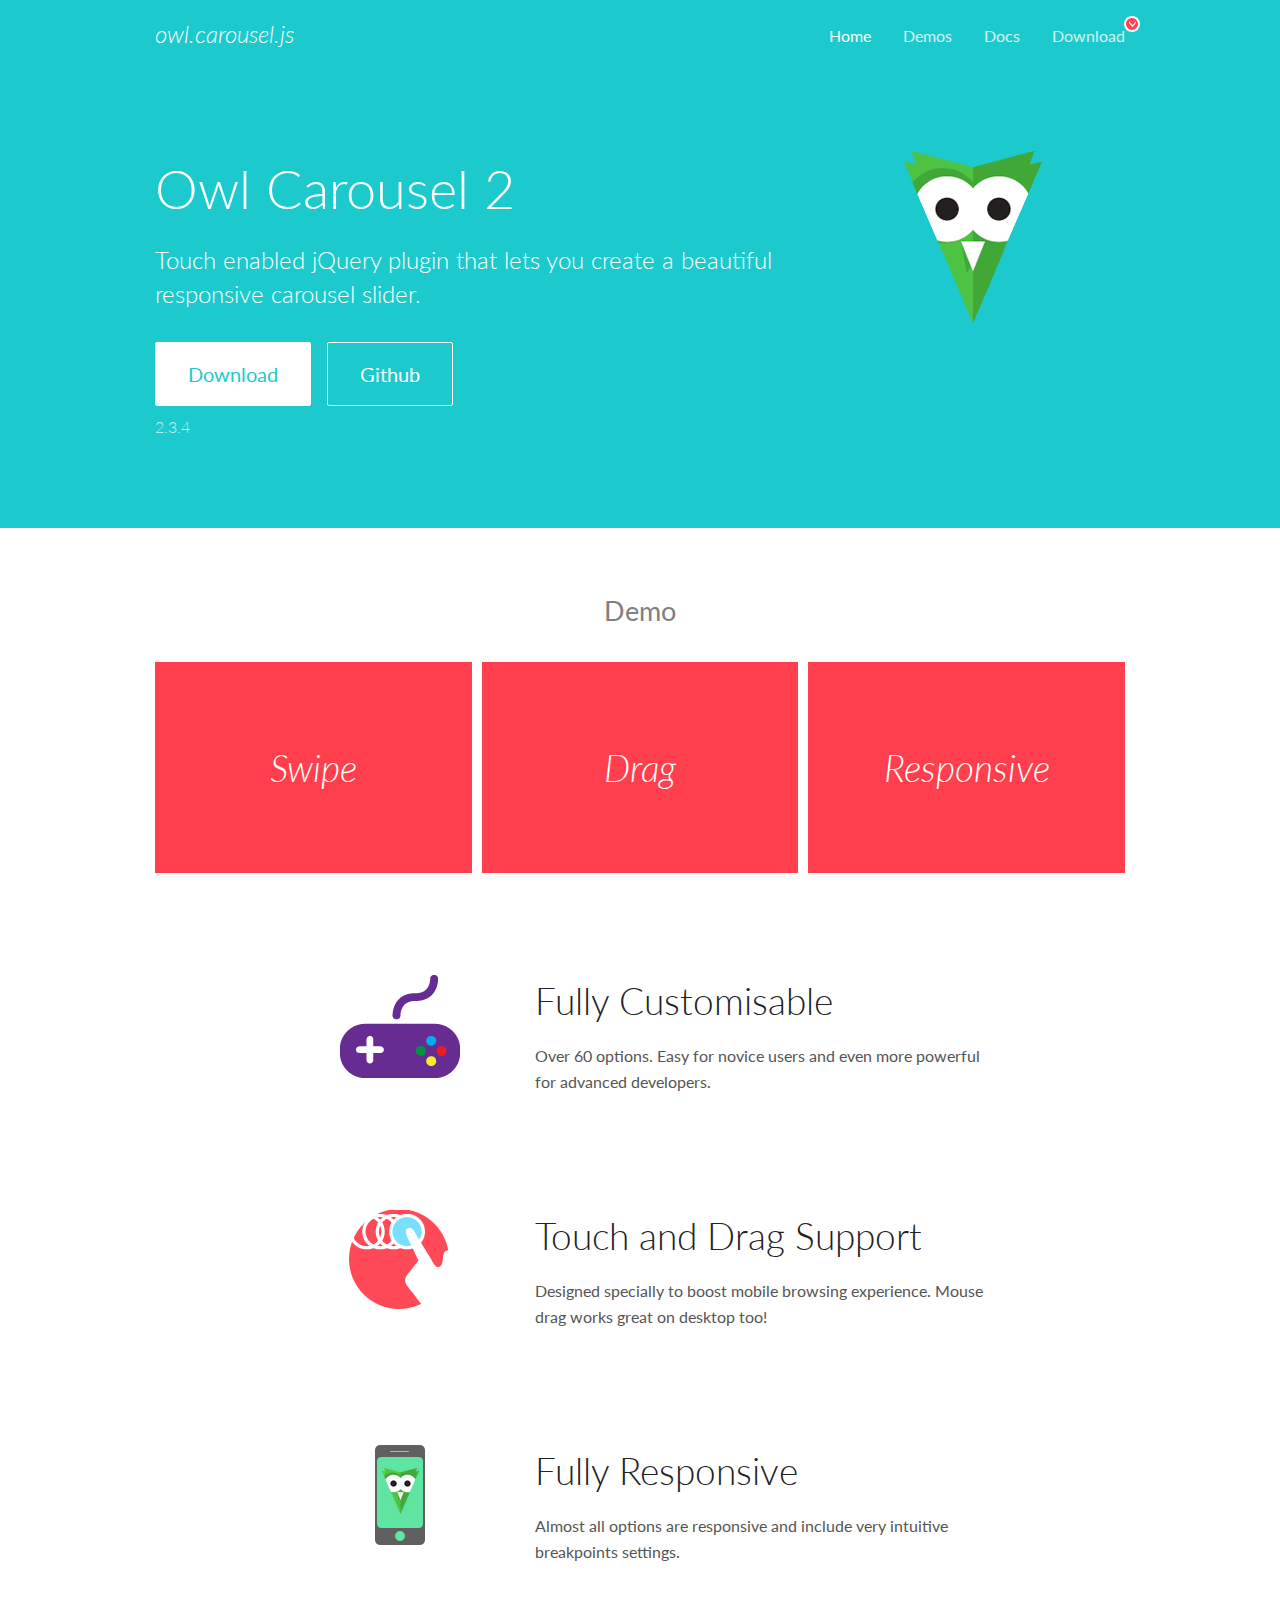
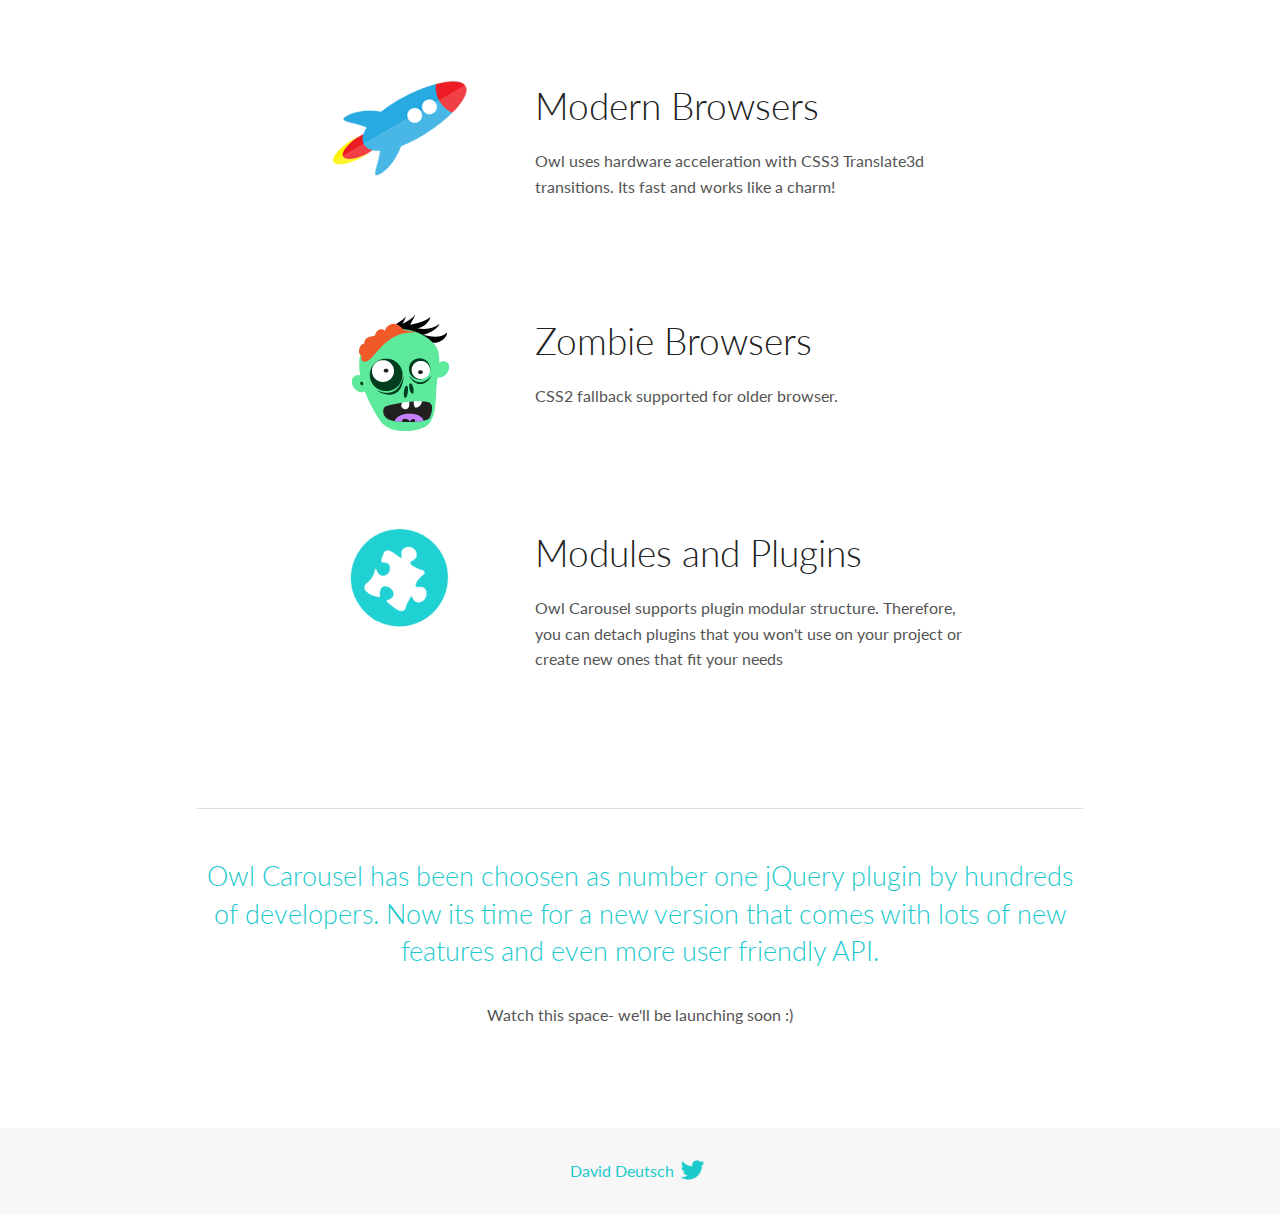
<file: assets/scripts/OwlCarousel2-2.3.4/docs/index.html>
<!DOCTYPE html>
<html lang="en">
  <head>

    <!-- head -->
    <meta charset="utf-8">
    <meta name="msapplication-tap-highlight" content="no" />
    <meta name="viewport" content="width=device-width, initial-scale=1.0" />
    <meta name="description" content="Touch enabled jQuery plugin that lets you create beautiful responsive carousel slider.">
    <meta name="author" content="David Deutsch">
    <title>
      Home | Owl Carousel | 2.3.4
    </title>

    <!-- Stylesheets -->
    <link href='https://fonts.googleapis.com/css?family=Lato:300,400,700,400italic,300italic' rel='stylesheet' type='text/css'>
    <link rel="stylesheet" href="assets/css/docs.theme.min.css">

    <!-- Owl Stylesheets -->
    <link rel="stylesheet" href="assets/owlcarousel/assets/owl.carousel.min.css">
    <link rel="stylesheet" href="assets/owlcarousel/assets/owl.theme.default.min.css">

    <!-- HTML5 shim and Respond.js IE8 support of HTML5 elements and media queries -->

    <!--[if lt IE 9]>
      <script src="https://oss.maxcdn.com/libs/html5shiv/3.7.0/html5shiv.js"></script>
      <script src="https://oss.maxcdn.com/libs/respond.js/1.3.0/respond.min.js"></script>
    <![endif]-->

    <!-- Favicons -->
    <link rel="apple-touch-icon-precomposed" sizes="144x144" href="assets/ico/apple-touch-icon-144-precomposed.png">
    <link rel="shortcut icon" href="assets/ico/favicon.png">
    <link rel="shortcut icon" href="favicon.ico">

    <!-- Yeah i know js should not be in header. Its required for demos.-->

    <!-- javascript -->
    <script src="assets/vendors/jquery.min.js"></script>
    <script src="assets/owlcarousel/owl.carousel.js"></script>
  </head>
  <body>

    <!-- header -->
    <header class="header">
      <div class="row">
        <div class="large-12 columns">
          <div class="brand left">
            <h3>
              <a href="/OwlCarousel2/">owl.carousel.js</a> 
            </h3>
          </div>
          <a id="toggle-nav" class="right">
            <span></span> <span></span> <span></span> 
          </a> 
          <div class="nav-bar">
            <ul class="clearfix">
              <li class="active">
                <a href="/OwlCarousel2/index.html">Home</a> 
              </li>
              <li> <a href="/OwlCarousel2/demos/demos.html">Demos</a>  </li>
              <li> <a href="/OwlCarousel2/docs/started-welcome.html">Docs</a>  </li>
              <li>
                <a href="https://github.com/OwlCarousel2/OwlCarousel2/archive/2.3.4.zip">Download</a> 
                <span class="download"></span> 
              </li>
            </ul>
          </div>
        </div>
      </div>
    </header>

    <!-- home panel -->
    <section id="hero">
      <div class="row">
        <div class="large-8 medium-8 columns">
          <h1>Owl Carousel 2</h1>
          <h4>Touch enabled jQuery plugin that lets you create a beautiful responsive carousel slider.</h4>
          <a href="https://github.com/OwlCarousel2/OwlCarousel2/archive/2.3.4.zip" class="hero-button">Download</a> 
          <a href="https://github.com/OwlCarousel2/OwlCarousel2" class="hero-button outline">Github</a> 
          <p>2.3.4</p>
        </div>
        <div class="large-4 medium-4 columns">
          <img class="owl-logo" src="assets/img/owl-logo.png" alt="mr. Owl">
        </div>
      </div>
    </section>

    <!-- body -->
    <div class="home-demo">
      <div class="row">
        <div class="large-12 columns">
          <h3>Demo</h3>
          <div class="owl-carousel">
            <div class="item">
              <h2>Swipe</h2>
            </div>
            <div class="item">
              <h2>Drag</h2>
            </div>
            <div class="item">
              <h2>Responsive</h2>
            </div>
            <div class="item">
              <h2>CSS3</h2>
            </div>
            <div class="item">
              <h2>Fast</h2>
            </div>
            <div class="item">
              <h2>Easy</h2>
            </div>
            <div class="item">
              <h2>Free</h2>
            </div>
            <div class="item">
              <h2>Upgradable</h2>
            </div>
            <div class="item">
              <h2>Tons of options</h2>
            </div>
            <div class="item">
              <h2>Infinity</h2>
            </div>
            <div class="item">
              <h2>Auto Width</h2>
            </div>
          </div>
        </div>
      </div>
    </div>
    <script>
      var owl = $('.owl-carousel');
      owl.owlCarousel({
        margin: 10,
        loop: true,
        responsive: {
          0: {
            items: 1
          },
          600: {
            items: 2
          },
          1000: {
            items: 3
          }
        }
      })
    </script>

    <!-- features -->
    <div id="features">
      <div class="row">
        <div class="small-12 medium-9 small-centered columns">
          <section class="row feature">
            <div class="medium-4 small-12 columns">
              <img src="assets/img/feature-options.png" alt="">
            </div>
            <div class="medium-8 small-12 columns">
              <h2>Fully Customisable</h2>
              <p>Over 60 options. Easy for novice users and even more powerful for advanced developers.</p>
            </div>
          </section>
          <section class="row feature">
            <div class="medium-4 small-12 columns">
              <img src="assets/img/feature-drag.png" alt="">
            </div>
            <div class="medium-8 small-12 columns">
              <h2>Touch and Drag Support</h2>
              <p>Designed specially to boost mobile browsing experience. Mouse drag works great on desktop too!</p>
            </div>
          </section>
          <section class="row feature">
            <div class="medium-4 small-12 columns">
              <img src="assets/img/feature-responsive.png" alt="">
            </div>
            <div class="medium-8 small-12 columns">
              <h2>Fully Responsive</h2>
              <p>Almost all options are responsive and include very intuitive breakpoints settings.</p>
            </div>
          </section>
          <section class="row feature">
            <div class="medium-4 small-12 columns">
              <img src="assets/img/feature-modern.png" alt="">
            </div>
            <div class="medium-8 small-12 columns">
              <h2>Modern Browsers</h2>
              <p>Owl uses hardware acceleration with CSS3 Translate3d transitions. Its fast and works like a charm! </p>
            </div>
          </section>
          <section class="row feature">
            <div class="medium-4 small-12 columns">
              <img src="assets/img/feature-zombie.png" alt="">
            </div>
            <div class="medium-8 small-12 columns">
              <h2>Zombie Browsers</h2>
              <p>CSS2 fallback supported for older browser.</p>
            </div>
          </section>
          <section class="row feature">
            <div class="medium-4 small-12 columns">
              <img src="assets/img/feature-module.png" alt="">
            </div>
            <div class="medium-8 small-12 columns">
              <h2>Modules and Plugins</h2>
              <p>Owl Carousel supports plugin modular structure. Therefore, you can detach plugins that you won&#x27;t use on your project or create new ones that fit your needs</p>
            </div>
          </section>
        </div>
      </div>
    </div>

    <!-- footer -->
    <section id="teaser-text">
      <div class="row">
        <div class="small-12 medium-11 small-centered columns">
          <hr>
          <h3 id="owl-carousel-has-been-choosen-as-number-one-jquery-plugin-by-hundreds-of-developers-now-its-time-for-a-new-version-that-comes-with-lots-of-new-features-and-even-more-user-friendly-api-">Owl Carousel has been choosen as number one jQuery plugin by hundreds of developers. Now its time for a new version that comes with lots of new features and even more user friendly API.</h3>
          <p>Watch this space- we&#39;ll be launching soon :)</p>
        </div>
      </div>
    </section>

    <!-- footer -->
    <footer class="footer">
      <div class="row">
        <div class="large-12 columns">
          <h5>
            <a href="/OwlCarousel2/docs/support-contact.html">David Deutsch</a> 
            <a id="custom-tweet-button" href="https://twitter.com/share?url=https://github.com/OwlCarousel2/OwlCarousel2&text=Owl Carousel - This is so awesome! " target="_blank"></a> 
          </h5>
        </div>
      </div>
    </footer>

    <!-- vendors -->
    <script src="assets/vendors/highlight.js"></script>
    <script src="assets/js/app.js"></script>
  </body>
</html>
</file>
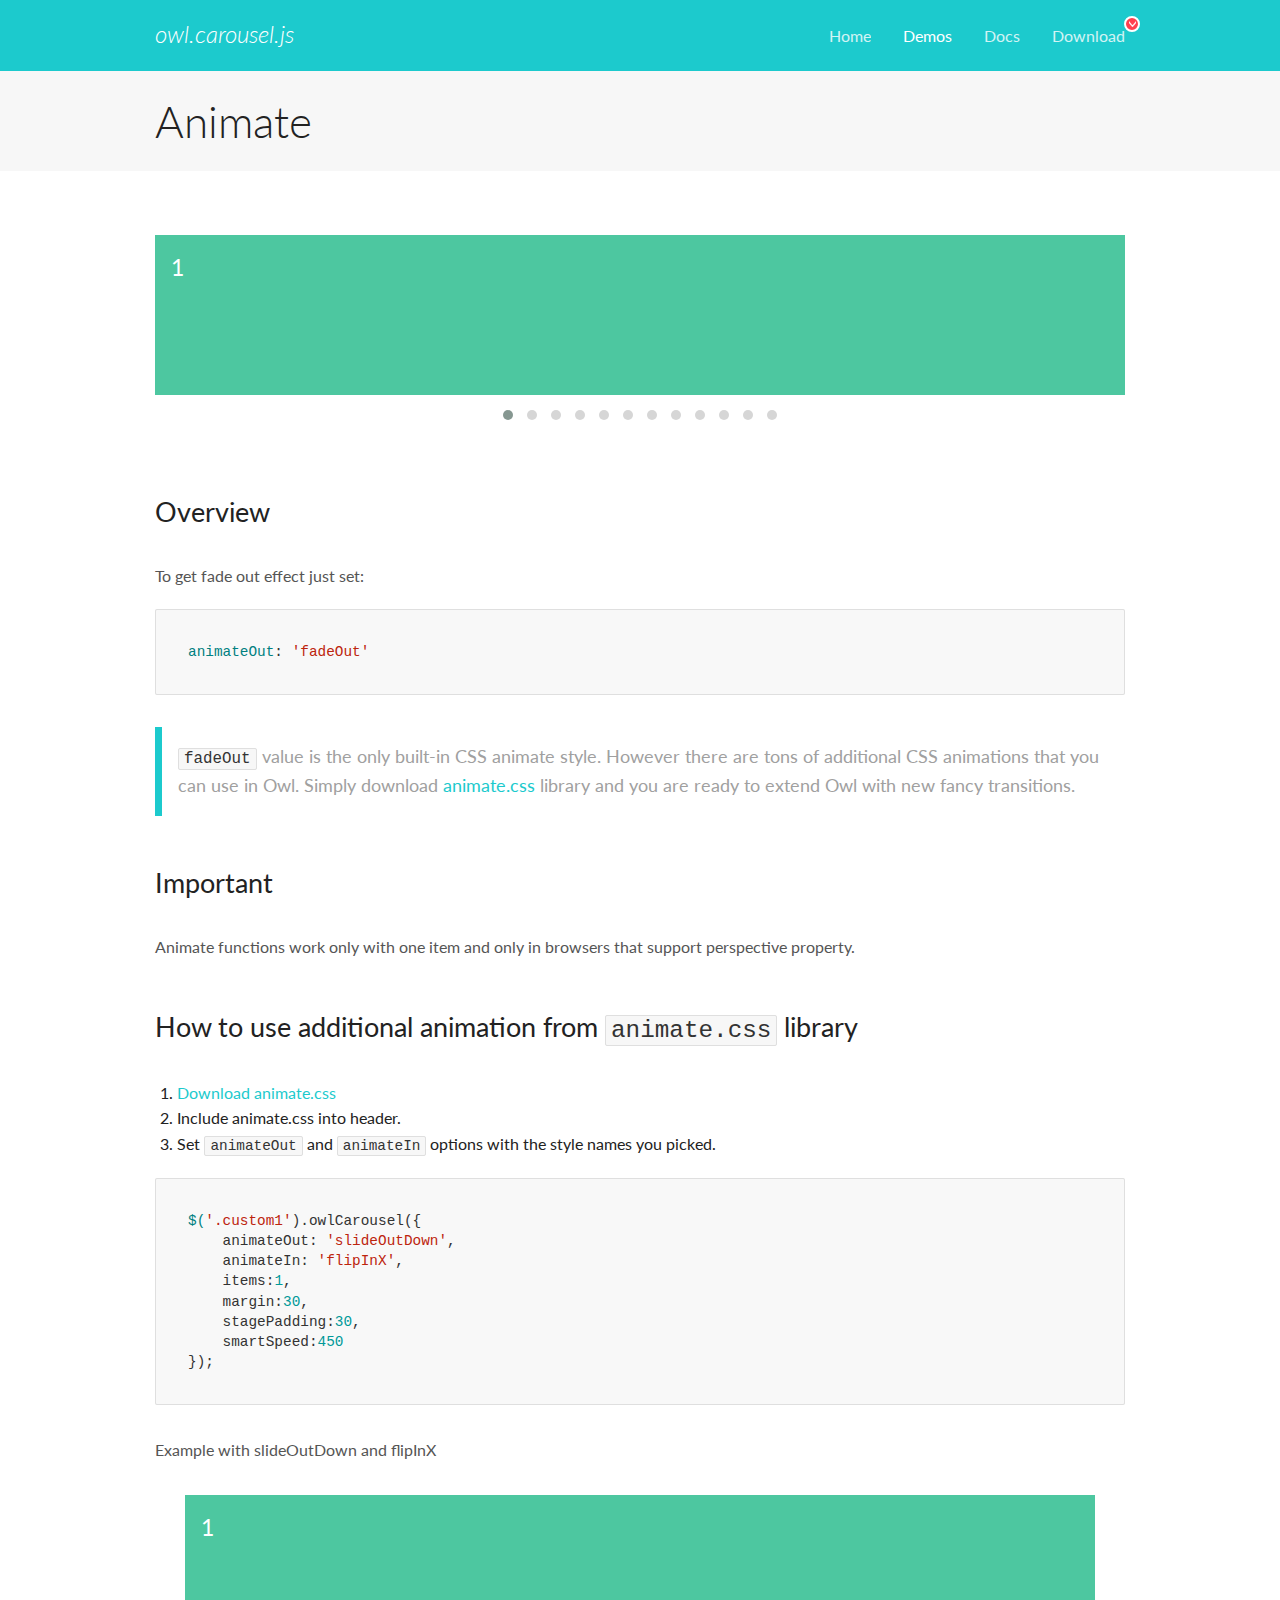
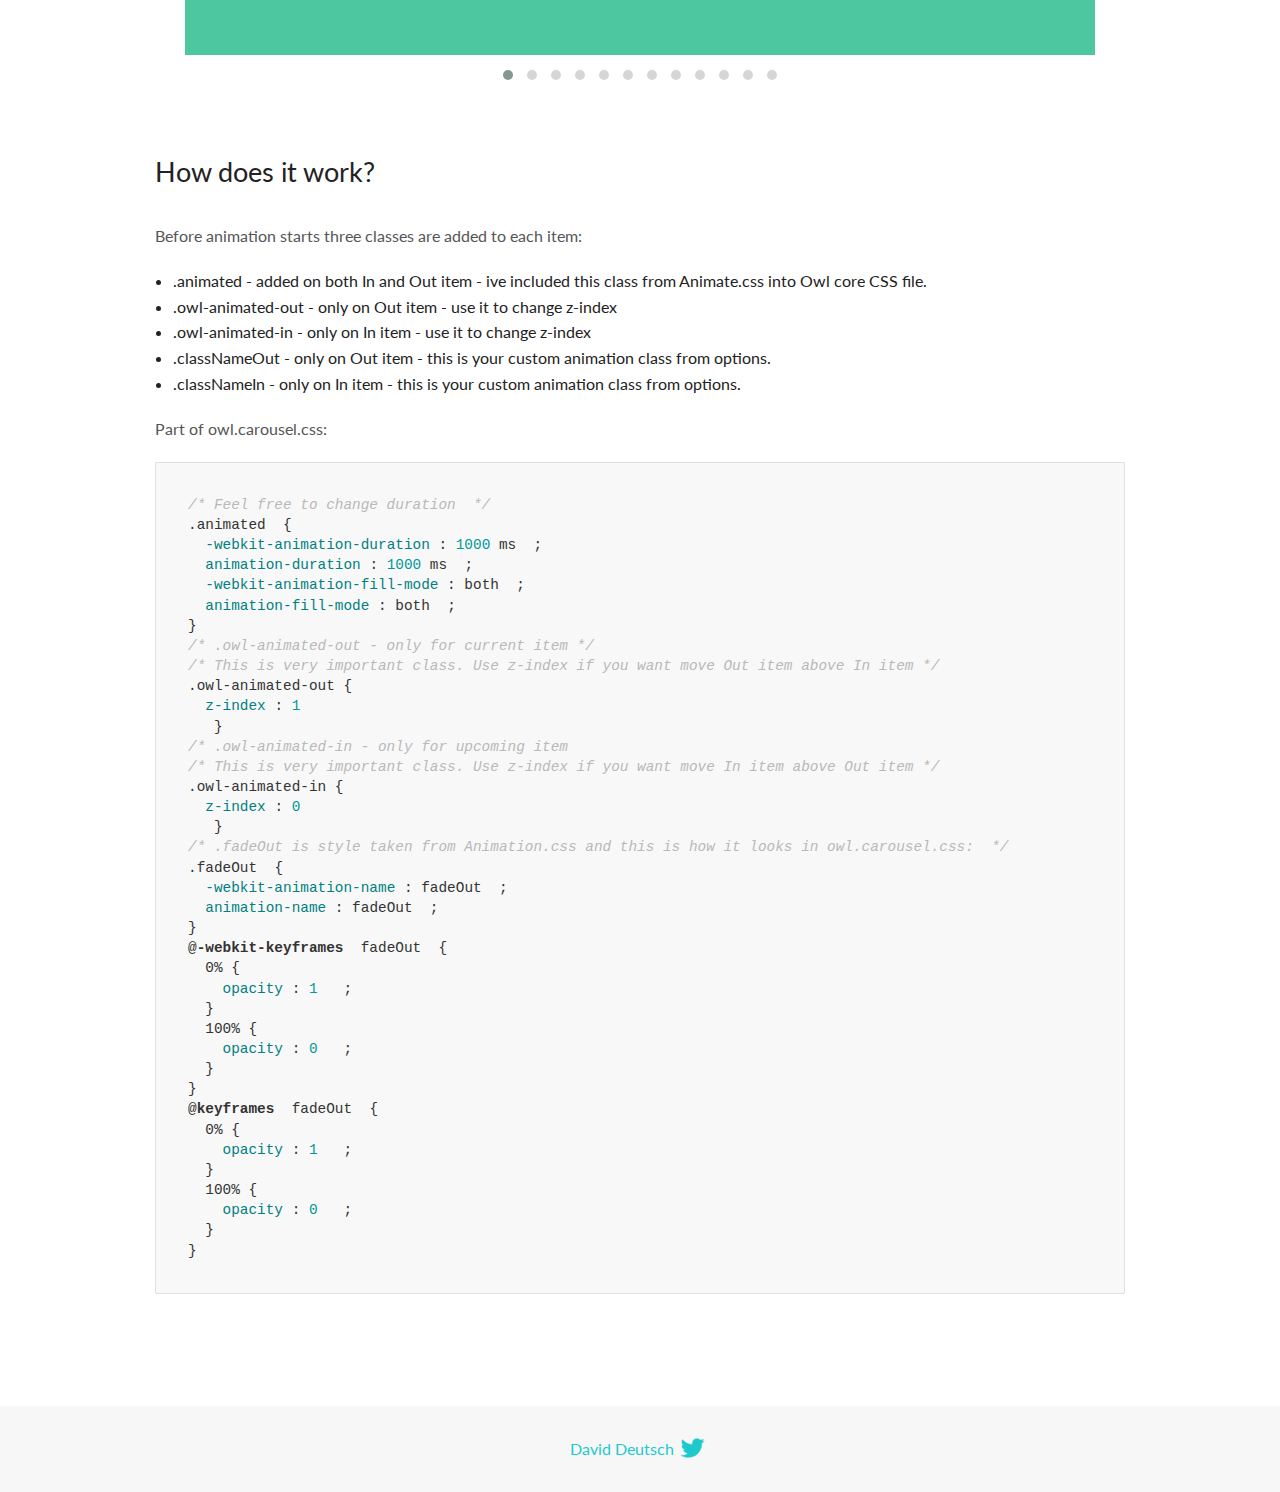
<file: assets/scripts/OwlCarousel2-2.3.4/docs/demos/animate.html>
<!DOCTYPE html>
<html lang="en">
  <head>

    <!-- head -->
    <meta charset="utf-8">
    <meta name="msapplication-tap-highlight" content="no" />
    <meta name="viewport" content="width=device-width, initial-scale=1.0" />
    <meta name="description" content="Animate carousel">
    <meta name="author" content="David Deutsch">
    <title>
      Animate Demo | Owl Carousel | 2.3.4
    </title>

    <!-- Stylesheets -->
    <link href='https://fonts.googleapis.com/css?family=Lato:300,400,700,400italic,300italic' rel='stylesheet' type='text/css'>
    <link rel="stylesheet" href="../assets/css/docs.theme.min.css">

    <!-- Owl Stylesheets -->
    <link rel="stylesheet" href="../assets/owlcarousel/assets/owl.carousel.min.css">
    <link rel="stylesheet" href="../assets/owlcarousel/assets/owl.theme.default.min.css">

    <!-- HTML5 shim and Respond.js IE8 support of HTML5 elements and media queries -->

    <!--[if lt IE 9]>
      <script src="https://oss.maxcdn.com/libs/html5shiv/3.7.0/html5shiv.js"></script>
      <script src="https://oss.maxcdn.com/libs/respond.js/1.3.0/respond.min.js"></script>
    <![endif]-->

    <!-- Favicons -->
    <link rel="apple-touch-icon-precomposed" sizes="144x144" href="../assets/ico/apple-touch-icon-144-precomposed.png">
    <link rel="shortcut icon" href="../assets/ico/favicon.png">
    <link rel="shortcut icon" href="favicon.ico">

    <!-- Yeah i know js should not be in header. Its required for demos.-->

    <!-- javascript -->
    <script src="../assets/vendors/jquery.min.js"></script>
    <script src="../assets/owlcarousel/owl.carousel.js"></script>
  </head>
  <body>

    <!-- header -->
    <header class="header">
      <div class="row">
        <div class="large-12 columns">
          <div class="brand left">
            <h3>
              <a href="/OwlCarousel2/">owl.carousel.js</a> 
            </h3>
          </div>
          <a id="toggle-nav" class="right">
            <span></span> <span></span> <span></span> 
          </a> 
          <div class="nav-bar">
            <ul class="clearfix">
              <li> <a href="/OwlCarousel2/index.html">Home</a>  </li>
              <li class="active">
                <a href="/OwlCarousel2/demos/demos.html">Demos</a> 
              </li>
              <li> <a href="/OwlCarousel2/docs/started-welcome.html">Docs</a>  </li>
              <li>
                <a href="https://github.com/OwlCarousel2/OwlCarousel2/archive/2.3.4.zip">Download</a> 
                <span class="download"></span> 
              </li>
            </ul>
          </div>
        </div>
      </div>
    </header>

    <!-- title -->
    <section class="title">
      <div class="row">
        <div class="large-12 columns">
          <h1>Animate</h1>
        </div>
      </div>
    </section>

    <!--  Demos -->
    <section id="demos">
      <div class="row">
        <div class="large-12 columns">
          <div class="fadeOut owl-carousel owl-theme">
            <div class="item">
              <h4>1</h4>
            </div>
            <div class="item">
              <h4>2</h4>
            </div>
            <div class="item">
              <h4>3</h4>
            </div>
            <div class="item">
              <h4>4</h4>
            </div>
            <div class="item">
              <h4>5</h4>
            </div>
            <div class="item">
              <h4>6</h4>
            </div>
            <div class="item">
              <h4>7</h4>
            </div>
            <div class="item">
              <h4>8</h4>
            </div>
            <div class="item">
              <h4>9</h4>
            </div>
            <div class="item">
              <h4>10</h4>
            </div>
            <div class="item">
              <h4>11</h4>
            </div>
            <div class="item">
              <h4>12</h4>
            </div>
          </div>
          <h3 id="overview">Overview</h3>
          <p>To get fade out effect just set:</p>
          <pre><code>animateOut: &#39;fadeOut&#39;</code></pre>
          <blockquote>
            <p><code>fadeOut</code> value is the only built-in CSS animate style. However there are tons of additional CSS animations that you can use in Owl. Simply download
              <a href="https://daneden.github.io/animate.css/">animate.css</a>  library and you are ready to extend Owl with new fancy transitions.</p>
          </blockquote>
          <h3 id="important">Important</h3>
          <p>Animate functions work only with one item and only in browsers that support perspective property.</p>
          <h3 id="how-to-use-additional-animation-from-animate-css-library">How to use additional animation from <code>animate.css</code> library</h3>
          <ol>
            <li> <a href="https://daneden.github.io/animate.css/">Download animate.css</a>  </li>
            <li>Include animate.css into header.</li>
            <li>Set <code>animateOut</code> and <code>animateIn</code> options with the style names you picked.</li>
          </ol>
          <pre><code>$(&#39;.custom1&#39;).owlCarousel({
    animateOut: &#39;slideOutDown&#39;,
    animateIn: &#39;flipInX&#39;,
    items:1,
    margin:30,
    stagePadding:30,
    smartSpeed:450
});</code></pre>
          <p>Example with slideOutDown and flipInX</p>
          <div class="custom1 owl-carousel owl-theme">
            <div class="item">
              <h4>1</h4>
            </div>
            <div class="item">
              <h4>2</h4>
            </div>
            <div class="item">
              <h4>3</h4>
            </div>
            <div class="item">
              <h4>4</h4>
            </div>
            <div class="item">
              <h4>5</h4>
            </div>
            <div class="item">
              <h4>6</h4>
            </div>
            <div class="item">
              <h4>7</h4>
            </div>
            <div class="item">
              <h4>8</h4>
            </div>
            <div class="item">
              <h4>9</h4>
            </div>
            <div class="item">
              <h4>10</h4>
            </div>
            <div class="item">
              <h4>11</h4>
            </div>
            <div class="item">
              <h4>12</h4>
            </div>
          </div>
          <h3 id="how-does-it-work-">How does it work?</h3>
          <p>Before animation starts three classes are added to each item:</p>
          <ul>
            <li>.animated - added on both In and Out item - ive included this class from Animate.css into Owl core CSS file.</li>
            <li>.owl-animated-out - only on Out item - use it to change z-index</li>
            <li>.owl-animated-in - only on In item - use it to change z-index</li>
            <li>.classNameOut - only on Out item - this is your custom animation class from options.</li>
            <li>.classNameIn - only on In item - this is your custom animation class from options.</li>
          </ul>
          <p>Part of owl.carousel.css:</p>
          <pre><code class="language-css"><span class="comment">/* Feel free to change duration  */</span> 
<span class="class">.animated</span>  <span class="rules">{
  <span class="rule"><span class="attribute">-webkit-animation-duration</span> :<span class="value"> <span class="number">1000</span> ms</span> </span> ;
  <span class="rule"><span class="attribute">animation-duration</span> :<span class="value"> <span class="number">1000</span> ms</span> </span> ;
  <span class="rule"><span class="attribute">-webkit-animation-fill-mode</span> :<span class="value"> both</span> </span> ;
  <span class="rule"><span class="attribute">animation-fill-mode</span> :<span class="value"> both</span> </span> ;
<span class="rule">}</span> </span> 
<span class="comment">/* .owl-animated-out - only for current item */</span> 
<span class="comment">/* This is very important class. Use z-index if you want move Out item above In item */</span> 
<span class="class">.owl-animated-out</span> <span class="rules">{
  <span class="rule"><span class="attribute">z-index</span> :<span class="value"> <span class="number">1</span> 
</span> </span> </span> }
<span class="comment">/* .owl-animated-in - only for upcoming item
/* This is very important class. Use z-index if you want move In item above Out item */</span> 
<span class="class">.owl-animated-in</span> <span class="rules">{
  <span class="rule"><span class="attribute">z-index</span> :<span class="value"> <span class="number">0</span> 
</span> </span> </span> }
<span class="comment">/* .fadeOut is style taken from Animation.css and this is how it looks in owl.carousel.css:  */</span> 
<span class="class">.fadeOut</span>  <span class="rules">{
  <span class="rule"><span class="attribute">-webkit-animation-name</span> :<span class="value"> fadeOut</span> </span> ;
  <span class="rule"><span class="attribute">animation-name</span> :<span class="value"> fadeOut</span> </span> ;
<span class="rule">}</span> </span> 
<span class="at_rule">@<span class="keyword">-webkit-keyframes</span>  fadeOut </span> {
  0% <span class="rules">{
    <span class="rule"><span class="attribute">opacity</span> :<span class="value"> <span class="number">1</span> </span> </span> ;
  <span class="rule">}</span> </span> 
  100% <span class="rules">{
    <span class="rule"><span class="attribute">opacity</span> :<span class="value"> <span class="number">0</span> </span> </span> ;
  <span class="rule">}</span> </span> 
}
<span class="at_rule">@<span class="keyword">keyframes</span>  fadeOut </span> {
  0% <span class="rules">{
    <span class="rule"><span class="attribute">opacity</span> :<span class="value"> <span class="number">1</span> </span> </span> ;
  <span class="rule">}</span> </span> 
  100% <span class="rules">{
    <span class="rule"><span class="attribute">opacity</span> :<span class="value"> <span class="number">0</span> </span> </span> ;
  <span class="rule">}</span> </span> 
}</code></pre>
          <link rel="stylesheet" href="../assets/css/animate.css">
          <script>
            jQuery(document).ready(function($) {
              $('.fadeOut').owlCarousel({
                items: 1,
                animateOut: 'fadeOut',
                loop: true,
                margin: 10,
              });
              $('.custom1').owlCarousel({
                animateOut: 'slideOutDown',
                animateIn: 'flipInX',
                items: 1,
                margin: 30,
                stagePadding: 30,
                smartSpeed: 450
              });
            });
          </script>
        </div>
      </div>
    </section>

    <!-- footer -->
    <footer class="footer">
      <div class="row">
        <div class="large-12 columns">
          <h5>
            <a href="/OwlCarousel2/docs/support-contact.html">David Deutsch</a> 
            <a id="custom-tweet-button" href="https://twitter.com/share?url=https://github.com/OwlCarousel2/OwlCarousel2&text=Owl Carousel - This is so awesome! " target="_blank"></a> 
          </h5>
        </div>
      </div>
    </footer>

    <!-- vendors -->
    <script src="../assets/vendors/highlight.js"></script>
    <script src="../assets/js/app.js"></script>
  </body>
</html>
</file>
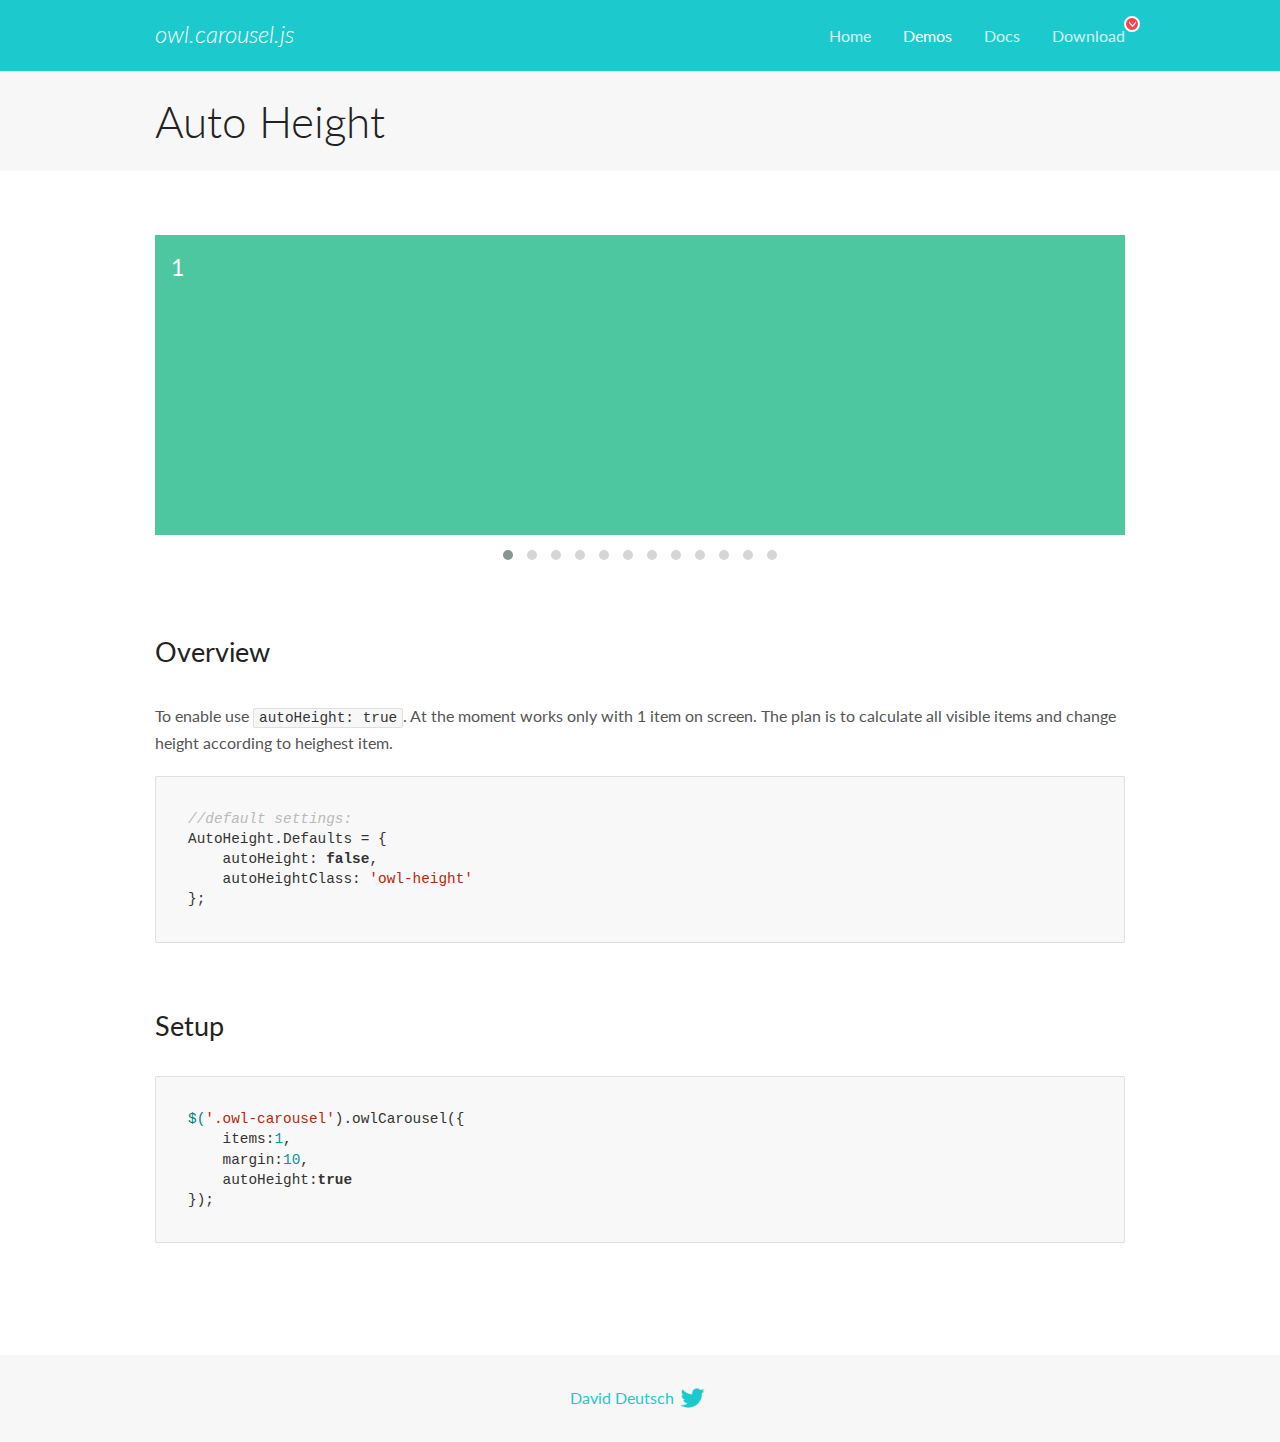
<file: assets/scripts/OwlCarousel2-2.3.4/docs/demos/autoheight.html>
<!DOCTYPE html>
<html lang="en">
  <head>

    <!-- head -->
    <meta charset="utf-8">
    <meta name="msapplication-tap-highlight" content="no" />
    <meta name="viewport" content="width=device-width, initial-scale=1.0" />
    <meta name="description" content="autoHeight usage demo">
    <meta name="author" content="David Deutsch">
    <title>
      Auto Height Demo | Owl Carousel | 2.3.4
    </title>

    <!-- Stylesheets -->
    <link href='https://fonts.googleapis.com/css?family=Lato:300,400,700,400italic,300italic' rel='stylesheet' type='text/css'>
    <link rel="stylesheet" href="../assets/css/docs.theme.min.css">

    <!-- Owl Stylesheets -->
    <link rel="stylesheet" href="../assets/owlcarousel/assets/owl.carousel.min.css">
    <link rel="stylesheet" href="../assets/owlcarousel/assets/owl.theme.default.min.css">

    <!-- HTML5 shim and Respond.js IE8 support of HTML5 elements and media queries -->

    <!--[if lt IE 9]>
      <script src="https://oss.maxcdn.com/libs/html5shiv/3.7.0/html5shiv.js"></script>
      <script src="https://oss.maxcdn.com/libs/respond.js/1.3.0/respond.min.js"></script>
    <![endif]-->

    <!-- Favicons -->
    <link rel="apple-touch-icon-precomposed" sizes="144x144" href="../assets/ico/apple-touch-icon-144-precomposed.png">
    <link rel="shortcut icon" href="../assets/ico/favicon.png">
    <link rel="shortcut icon" href="favicon.ico">

    <!-- Yeah i know js should not be in header. Its required for demos.-->

    <!-- javascript -->
    <script src="../assets/vendors/jquery.min.js"></script>
    <script src="../assets/owlcarousel/owl.carousel.js"></script>
  </head>
  <body>

    <!-- header -->
    <header class="header">
      <div class="row">
        <div class="large-12 columns">
          <div class="brand left">
            <h3>
              <a href="/OwlCarousel2/">owl.carousel.js</a> 
            </h3>
          </div>
          <a id="toggle-nav" class="right">
            <span></span> <span></span> <span></span> 
          </a> 
          <div class="nav-bar">
            <ul class="clearfix">
              <li> <a href="/OwlCarousel2/index.html">Home</a>  </li>
              <li class="active">
                <a href="/OwlCarousel2/demos/demos.html">Demos</a> 
              </li>
              <li> <a href="/OwlCarousel2/docs/started-welcome.html">Docs</a>  </li>
              <li>
                <a href="https://github.com/OwlCarousel2/OwlCarousel2/archive/2.3.4.zip">Download</a> 
                <span class="download"></span> 
              </li>
            </ul>
          </div>
        </div>
      </div>
    </header>

    <!-- title -->
    <section class="title">
      <div class="row">
        <div class="large-12 columns">
          <h1>Auto Height</h1>
        </div>
      </div>
    </section>

    <!--  Demos -->
    <section id="demos">
      <div class="row">
        <div class="large-12 columns">
          <div class="owl-carousel owl-theme">
            <div class="item" style="height:300px">
              <h4>1</h4>
            </div>
            <div class="item" style="height:100px">
              <h4>2</h4>
            </div>
            <div class="item" style="height:500px">
              <h4>3</h4>
            </div>
            <div class="item" style="height:250px">
              <h4>4</h4>
            </div>
            <div class="item" style="height:400px">
              <h4>5</h4>
            </div>
            <div class="item" style="height:500px">
              <h4>6</h4>
            </div>
            <div class="item" style="height:600px">
              <h4>7</h4>
            </div>
            <div class="item" style="height:400px">
              <h4>8</h4>
            </div>
            <div class="item" style="height:300px">
              <h4>9</h4>
            </div>
            <div class="item" style="height:350px">
              <h4>10</h4>
            </div>
            <div class="item" style="height:200px">
              <h4>11</h4>
            </div>
            <div class="item" style="height:150px">
              <h4>12</h4>
            </div>
          </div>
          <h3 id="overview">Overview</h3>
          <p>To enable use <code>autoHeight: true</code>. At the moment works only with 1 item on screen. The plan is to calculate all visible items and change height according to heighest item.</p>
          <pre><code>//default settings:
AutoHeight.Defaults = {
    autoHeight: false,
    autoHeightClass: &#39;owl-height&#39;
};</code></pre>
          <h3 id="setup">Setup</h3>
          <pre><code>$(&#39;.owl-carousel&#39;).owlCarousel({
    items:1,
    margin:10,
    autoHeight:true
});</code></pre>
          <script>
            $(document).ready(function() {
              $('.owl-carousel').owlCarousel({
                items: 1,
                margin: 10,
                autoHeight: true
              });
            })
          </script>
        </div>
      </div>
    </section>

    <!-- footer -->
    <footer class="footer">
      <div class="row">
        <div class="large-12 columns">
          <h5>
            <a href="/OwlCarousel2/docs/support-contact.html">David Deutsch</a> 
            <a id="custom-tweet-button" href="https://twitter.com/share?url=https://github.com/OwlCarousel2/OwlCarousel2&text=Owl Carousel - This is so awesome! " target="_blank"></a> 
          </h5>
        </div>
      </div>
    </footer>

    <!-- vendors -->
    <script src="../assets/vendors/highlight.js"></script>
    <script src="../assets/js/app.js"></script>
  </body>
</html>
</file>
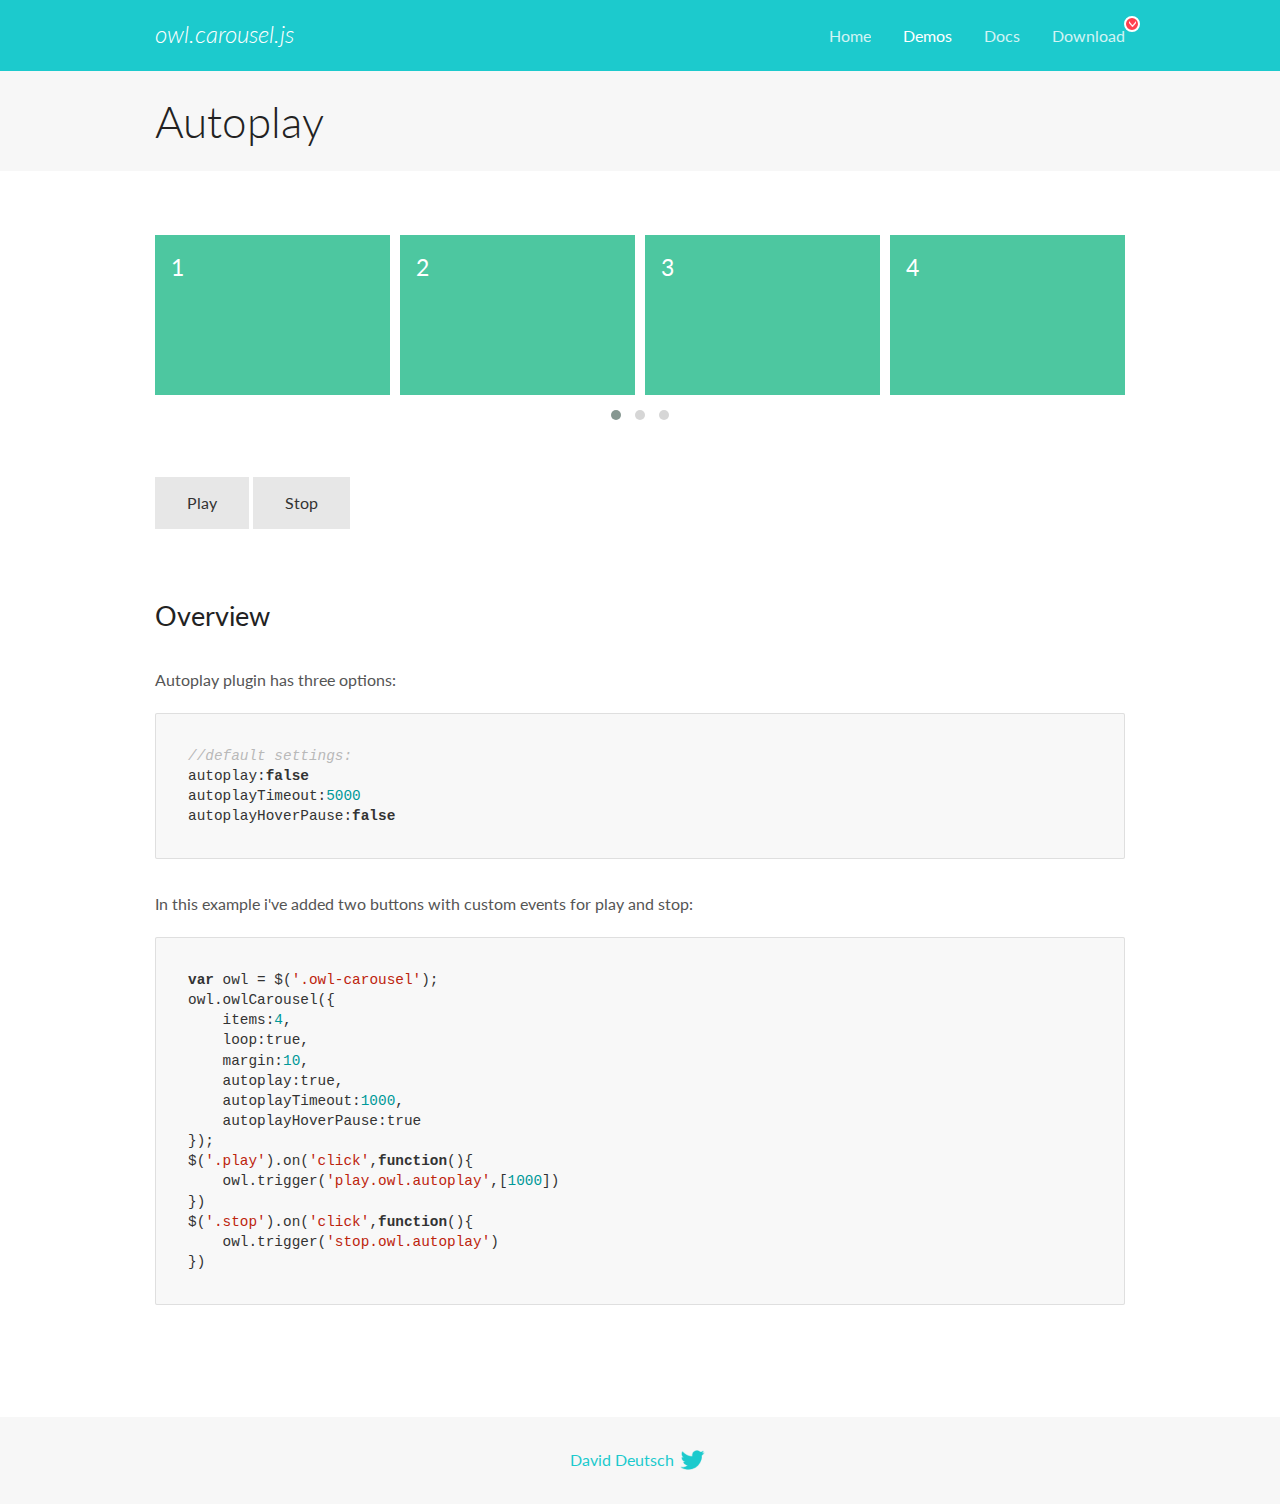
<file: assets/scripts/OwlCarousel2-2.3.4/docs/demos/autoplay.html>
<!DOCTYPE html>
<html lang="en">
  <head>

    <!-- head -->
    <meta charset="utf-8">
    <meta name="msapplication-tap-highlight" content="no" />
    <meta name="viewport" content="width=device-width, initial-scale=1.0" />
    <meta name="description" content="Autoplay usage demo">
    <meta name="author" content="David Deutsch">
    <title>
      Autoplay Demo | Owl Carousel | 2.3.4
    </title>

    <!-- Stylesheets -->
    <link href='https://fonts.googleapis.com/css?family=Lato:300,400,700,400italic,300italic' rel='stylesheet' type='text/css'>
    <link rel="stylesheet" href="../assets/css/docs.theme.min.css">

    <!-- Owl Stylesheets -->
    <link rel="stylesheet" href="../assets/owlcarousel/assets/owl.carousel.min.css">
    <link rel="stylesheet" href="../assets/owlcarousel/assets/owl.theme.default.min.css">

    <!-- HTML5 shim and Respond.js IE8 support of HTML5 elements and media queries -->

    <!--[if lt IE 9]>
      <script src="https://oss.maxcdn.com/libs/html5shiv/3.7.0/html5shiv.js"></script>
      <script src="https://oss.maxcdn.com/libs/respond.js/1.3.0/respond.min.js"></script>
    <![endif]-->

    <!-- Favicons -->
    <link rel="apple-touch-icon-precomposed" sizes="144x144" href="../assets/ico/apple-touch-icon-144-precomposed.png">
    <link rel="shortcut icon" href="../assets/ico/favicon.png">
    <link rel="shortcut icon" href="favicon.ico">

    <!-- Yeah i know js should not be in header. Its required for demos.-->

    <!-- javascript -->
    <script src="../assets/vendors/jquery.min.js"></script>
    <script src="../assets/owlcarousel/owl.carousel.js"></script>
  </head>
  <body>

    <!-- header -->
    <header class="header">
      <div class="row">
        <div class="large-12 columns">
          <div class="brand left">
            <h3>
              <a href="/OwlCarousel2/">owl.carousel.js</a> 
            </h3>
          </div>
          <a id="toggle-nav" class="right">
            <span></span> <span></span> <span></span> 
          </a> 
          <div class="nav-bar">
            <ul class="clearfix">
              <li> <a href="/OwlCarousel2/index.html">Home</a>  </li>
              <li class="active">
                <a href="/OwlCarousel2/demos/demos.html">Demos</a> 
              </li>
              <li> <a href="/OwlCarousel2/docs/started-welcome.html">Docs</a>  </li>
              <li>
                <a href="https://github.com/OwlCarousel2/OwlCarousel2/archive/2.3.4.zip">Download</a> 
                <span class="download"></span> 
              </li>
            </ul>
          </div>
        </div>
      </div>
    </header>

    <!-- title -->
    <section class="title">
      <div class="row">
        <div class="large-12 columns">
          <h1>Autoplay</h1>
        </div>
      </div>
    </section>

    <!--  Demos -->
    <section id="demos">
      <div class="row">
        <div class="large-12 columns">
          <div class="owl-carousel owl-theme">
            <div class="item">
              <h4>1</h4>
            </div>
            <div class="item">
              <h4>2</h4>
            </div>
            <div class="item">
              <h4>3</h4>
            </div>
            <div class="item">
              <h4>4</h4>
            </div>
            <div class="item">
              <h4>5</h4>
            </div>
            <div class="item">
              <h4>6</h4>
            </div>
            <div class="item">
              <h4>7</h4>
            </div>
            <div class="item">
              <h4>8</h4>
            </div>
            <div class="item">
              <h4>9</h4>
            </div>
            <div class="item">
              <h4>10</h4>
            </div>
            <div class="item">
              <h4>11</h4>
            </div>
            <div class="item">
              <h4>12</h4>
            </div>
          </div>
          <a class="button secondary play">Play</a> 
          <a class="button secondary stop">Stop</a> 
          <h3 id="overview">Overview</h3>
          <p>Autoplay plugin has three options:</p>
          <pre><code>//default settings:
autoplay:false
autoplayTimeout:5000
autoplayHoverPause:false</code></pre>
          <p>In this example i&#39;ve added two buttons with custom events for play and stop:</p>
          <pre><code>var owl = $(&#39;.owl-carousel&#39;);
owl.owlCarousel({
    items:4,
    loop:true,
    margin:10,
    autoplay:true,
    autoplayTimeout:1000,
    autoplayHoverPause:true
});
$(&#39;.play&#39;).on(&#39;click&#39;,function(){
    owl.trigger(&#39;play.owl.autoplay&#39;,[1000])
})
$(&#39;.stop&#39;).on(&#39;click&#39;,function(){
    owl.trigger(&#39;stop.owl.autoplay&#39;)
})</code></pre>
          <script>
            $(document).ready(function() {
              var owl = $('.owl-carousel');
              owl.owlCarousel({
                items: 4,
                loop: true,
                margin: 10,
                autoplay: true,
                autoplayTimeout: 1000,
                autoplayHoverPause: true
              });
              $('.play').on('click', function() {
                owl.trigger('play.owl.autoplay', [1000])
              })
              $('.stop').on('click', function() {
                owl.trigger('stop.owl.autoplay')
              })
            })
          </script>
        </div>
      </div>
    </section>

    <!-- footer -->
    <footer class="footer">
      <div class="row">
        <div class="large-12 columns">
          <h5>
            <a href="/OwlCarousel2/docs/support-contact.html">David Deutsch</a> 
            <a id="custom-tweet-button" href="https://twitter.com/share?url=https://github.com/OwlCarousel2/OwlCarousel2&text=Owl Carousel - This is so awesome! " target="_blank"></a> 
          </h5>
        </div>
      </div>
    </footer>

    <!-- vendors -->
    <script src="../assets/vendors/highlight.js"></script>
    <script src="../assets/js/app.js"></script>
  </body>
</html>
</file>
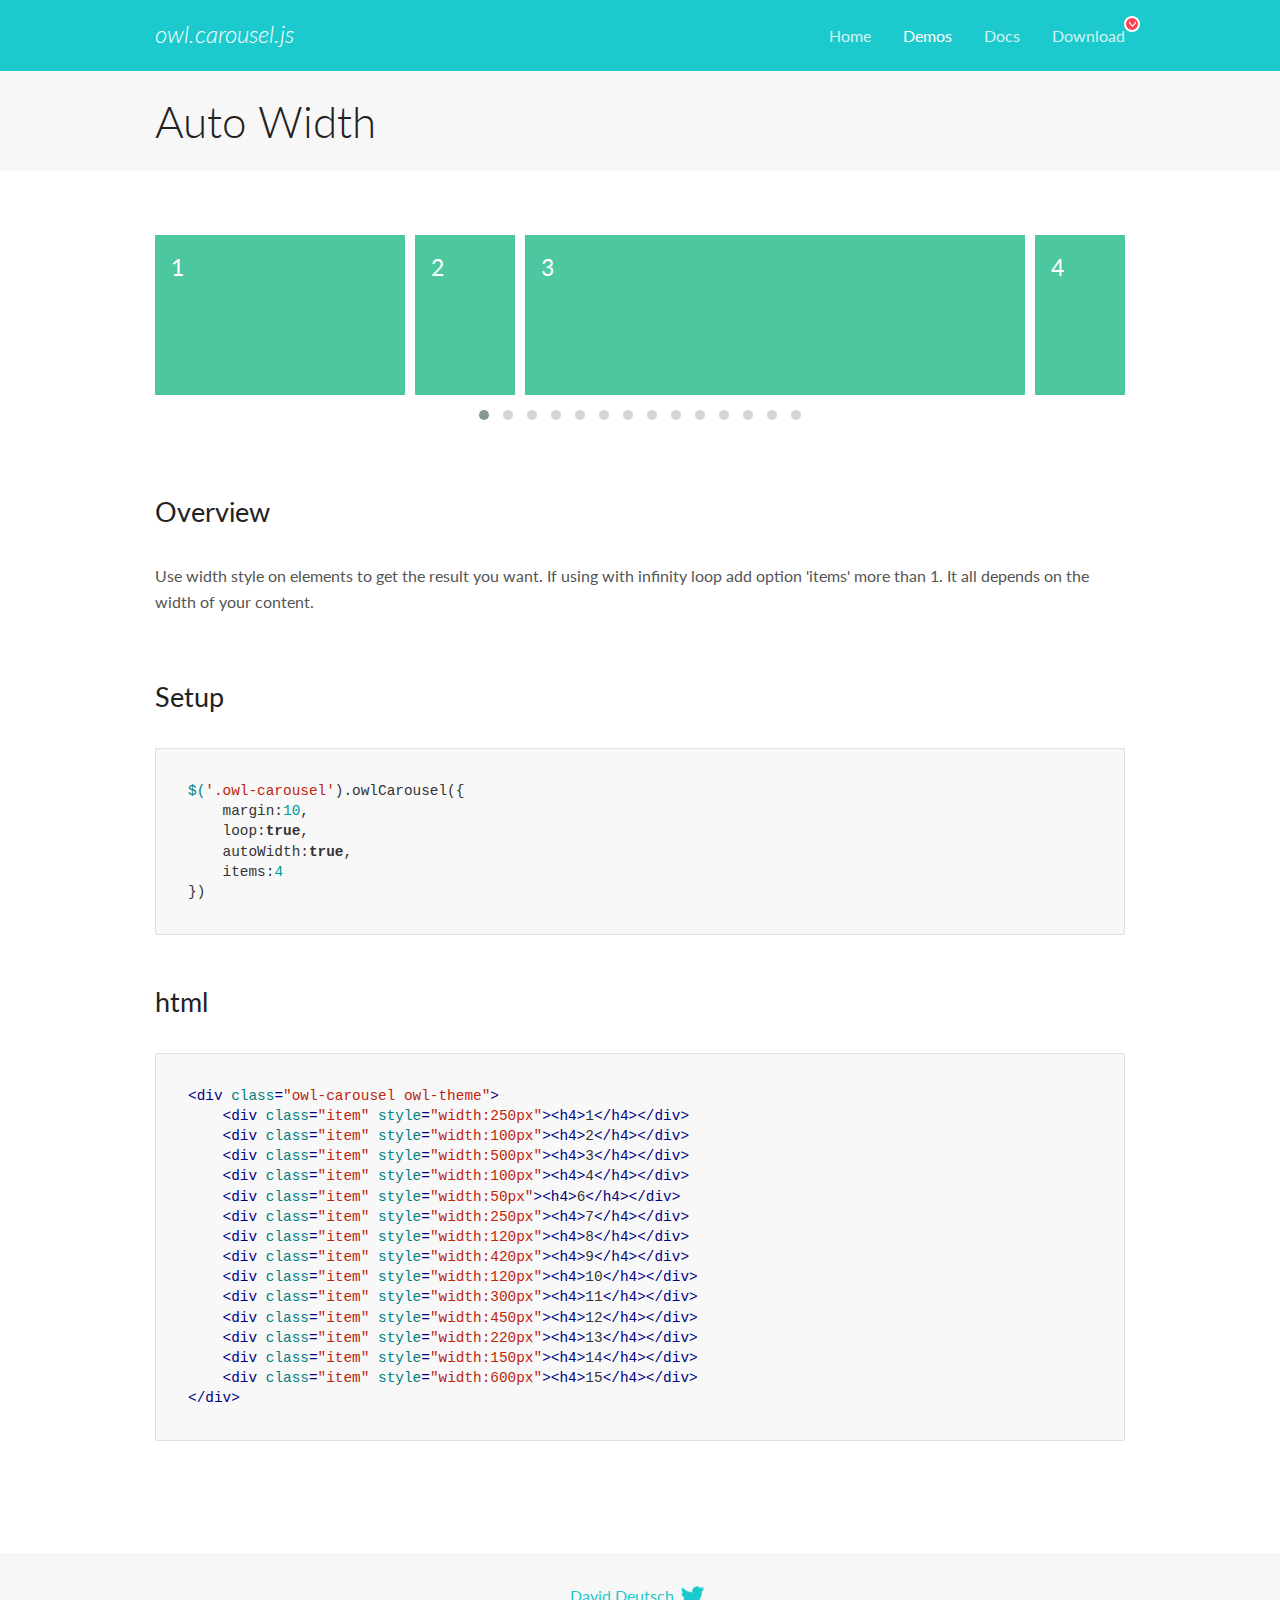
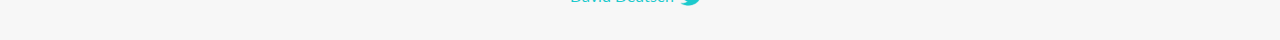
<file: assets/scripts/OwlCarousel2-2.3.4/docs/demos/autowidth.html>
<!DOCTYPE html>
<html lang="en">
  <head>

    <!-- head -->
    <meta charset="utf-8">
    <meta name="msapplication-tap-highlight" content="no" />
    <meta name="viewport" content="width=device-width, initial-scale=1.0" />
    <meta name="description" content="Auto Width">
    <meta name="author" content="David Deutsch">
    <title>
      Auto Width Demo | Owl Carousel | 2.3.4
    </title>

    <!-- Stylesheets -->
    <link href='https://fonts.googleapis.com/css?family=Lato:300,400,700,400italic,300italic' rel='stylesheet' type='text/css'>
    <link rel="stylesheet" href="../assets/css/docs.theme.min.css">

    <!-- Owl Stylesheets -->
    <link rel="stylesheet" href="../assets/owlcarousel/assets/owl.carousel.min.css">
    <link rel="stylesheet" href="../assets/owlcarousel/assets/owl.theme.default.min.css">

    <!-- HTML5 shim and Respond.js IE8 support of HTML5 elements and media queries -->

    <!--[if lt IE 9]>
      <script src="https://oss.maxcdn.com/libs/html5shiv/3.7.0/html5shiv.js"></script>
      <script src="https://oss.maxcdn.com/libs/respond.js/1.3.0/respond.min.js"></script>
    <![endif]-->

    <!-- Favicons -->
    <link rel="apple-touch-icon-precomposed" sizes="144x144" href="../assets/ico/apple-touch-icon-144-precomposed.png">
    <link rel="shortcut icon" href="../assets/ico/favicon.png">
    <link rel="shortcut icon" href="favicon.ico">

    <!-- Yeah i know js should not be in header. Its required for demos.-->

    <!-- javascript -->
    <script src="../assets/vendors/jquery.min.js"></script>
    <script src="../assets/owlcarousel/owl.carousel.js"></script>
  </head>
  <body>

    <!-- header -->
    <header class="header">
      <div class="row">
        <div class="large-12 columns">
          <div class="brand left">
            <h3>
              <a href="/OwlCarousel2/">owl.carousel.js</a> 
            </h3>
          </div>
          <a id="toggle-nav" class="right">
            <span></span> <span></span> <span></span> 
          </a> 
          <div class="nav-bar">
            <ul class="clearfix">
              <li> <a href="/OwlCarousel2/index.html">Home</a>  </li>
              <li class="active">
                <a href="/OwlCarousel2/demos/demos.html">Demos</a> 
              </li>
              <li> <a href="/OwlCarousel2/docs/started-welcome.html">Docs</a>  </li>
              <li>
                <a href="https://github.com/OwlCarousel2/OwlCarousel2/archive/2.3.4.zip">Download</a> 
                <span class="download"></span> 
              </li>
            </ul>
          </div>
        </div>
      </div>
    </header>

    <!-- title -->
    <section class="title">
      <div class="row">
        <div class="large-12 columns">
          <h1>Auto Width</h1>
        </div>
      </div>
    </section>

    <!--  Demos -->
    <section id="demos">
      <div class="row">
        <div class="large-12 columns">
          <div class="owl-carousel owl-theme">
            <div class="item" style="width:250px">
              <h4>1</h4>
            </div>
            <div class="item" style="width:100px">
              <h4>2</h4>
            </div>
            <div class="item" style="width:500px">
              <h4>3</h4>
            </div>
            <div class="item" style="width:100px">
              <h4>4</h4>
            </div>
            <div class="item" style="width:50px">
              <h4>6</h4>
            </div>
            <div class="item" style="width:250px">
              <h4>7</h4>
            </div>
            <div class="item" style="width:120px">
              <h4>8</h4>
            </div>
            <div class="item" style="width:420px">
              <h4>9</h4>
            </div>
            <div class="item" style="width:120px">
              <h4>10</h4>
            </div>
            <div class="item" style="width:300px">
              <h4>11</h4>
            </div>
            <div class="item" style="width:450px">
              <h4>12</h4>
            </div>
            <div class="item" style="width:220px">
              <h4>13</h4>
            </div>
            <div class="item" style="width:150px">
              <h4>14</h4>
            </div>
            <div class="item" style="width:600px">
              <h4>15</h4>
            </div>
          </div>
          <h3 id="overview">Overview</h3>
          <p>Use width style on elements to get the result you want. If using with infinity loop add option &#39;items&#39; more than 1. It all depends on the width of your content.</p>
          <h3 id="setup">Setup</h3>
          <pre><code>$(&#39;.owl-carousel&#39;).owlCarousel({
    margin:10,
    loop:true,
    autoWidth:true,
    items:4
})</code></pre>
          <h3 id="html">html</h3>
          <pre><code>&lt;div class=&quot;owl-carousel owl-theme&quot;&gt;
    &lt;div class=&quot;item&quot; style=&quot;width:250px&quot;&gt;&lt;h4&gt;1&lt;/h4&gt;&lt;/div&gt;
    &lt;div class=&quot;item&quot; style=&quot;width:100px&quot;&gt;&lt;h4&gt;2&lt;/h4&gt;&lt;/div&gt;
    &lt;div class=&quot;item&quot; style=&quot;width:500px&quot;&gt;&lt;h4&gt;3&lt;/h4&gt;&lt;/div&gt;
    &lt;div class=&quot;item&quot; style=&quot;width:100px&quot;&gt;&lt;h4&gt;4&lt;/h4&gt;&lt;/div&gt;
    &lt;div class=&quot;item&quot; style=&quot;width:50px&quot;&gt;&lt;h4&gt;6&lt;/h4&gt;&lt;/div&gt;
    &lt;div class=&quot;item&quot; style=&quot;width:250px&quot;&gt;&lt;h4&gt;7&lt;/h4&gt;&lt;/div&gt;
    &lt;div class=&quot;item&quot; style=&quot;width:120px&quot;&gt;&lt;h4&gt;8&lt;/h4&gt;&lt;/div&gt;
    &lt;div class=&quot;item&quot; style=&quot;width:420px&quot;&gt;&lt;h4&gt;9&lt;/h4&gt;&lt;/div&gt;
    &lt;div class=&quot;item&quot; style=&quot;width:120px&quot;&gt;&lt;h4&gt;10&lt;/h4&gt;&lt;/div&gt;
    &lt;div class=&quot;item&quot; style=&quot;width:300px&quot;&gt;&lt;h4&gt;11&lt;/h4&gt;&lt;/div&gt;
    &lt;div class=&quot;item&quot; style=&quot;width:450px&quot;&gt;&lt;h4&gt;12&lt;/h4&gt;&lt;/div&gt;
    &lt;div class=&quot;item&quot; style=&quot;width:220px&quot;&gt;&lt;h4&gt;13&lt;/h4&gt;&lt;/div&gt;
    &lt;div class=&quot;item&quot; style=&quot;width:150px&quot;&gt;&lt;h4&gt;14&lt;/h4&gt;&lt;/div&gt;
    &lt;div class=&quot;item&quot; style=&quot;width:600px&quot;&gt;&lt;h4&gt;15&lt;/h4&gt;&lt;/div&gt;
&lt;/div&gt;</code></pre>
          <script>
            $(document).ready(function() {
              $('.owl-carousel').owlCarousel({
                margin: 10,
                loop: true,
                autoWidth: true,
                items: 4
              })
            })
          </script>
        </div>
      </div>
    </section>

    <!-- footer -->
    <footer class="footer">
      <div class="row">
        <div class="large-12 columns">
          <h5>
            <a href="/OwlCarousel2/docs/support-contact.html">David Deutsch</a> 
            <a id="custom-tweet-button" href="https://twitter.com/share?url=https://github.com/OwlCarousel2/OwlCarousel2&text=Owl Carousel - This is so awesome! " target="_blank"></a> 
          </h5>
        </div>
      </div>
    </footer>

    <!-- vendors -->
    <script src="../assets/vendors/highlight.js"></script>
    <script src="../assets/js/app.js"></script>
  </body>
</html>
</file>
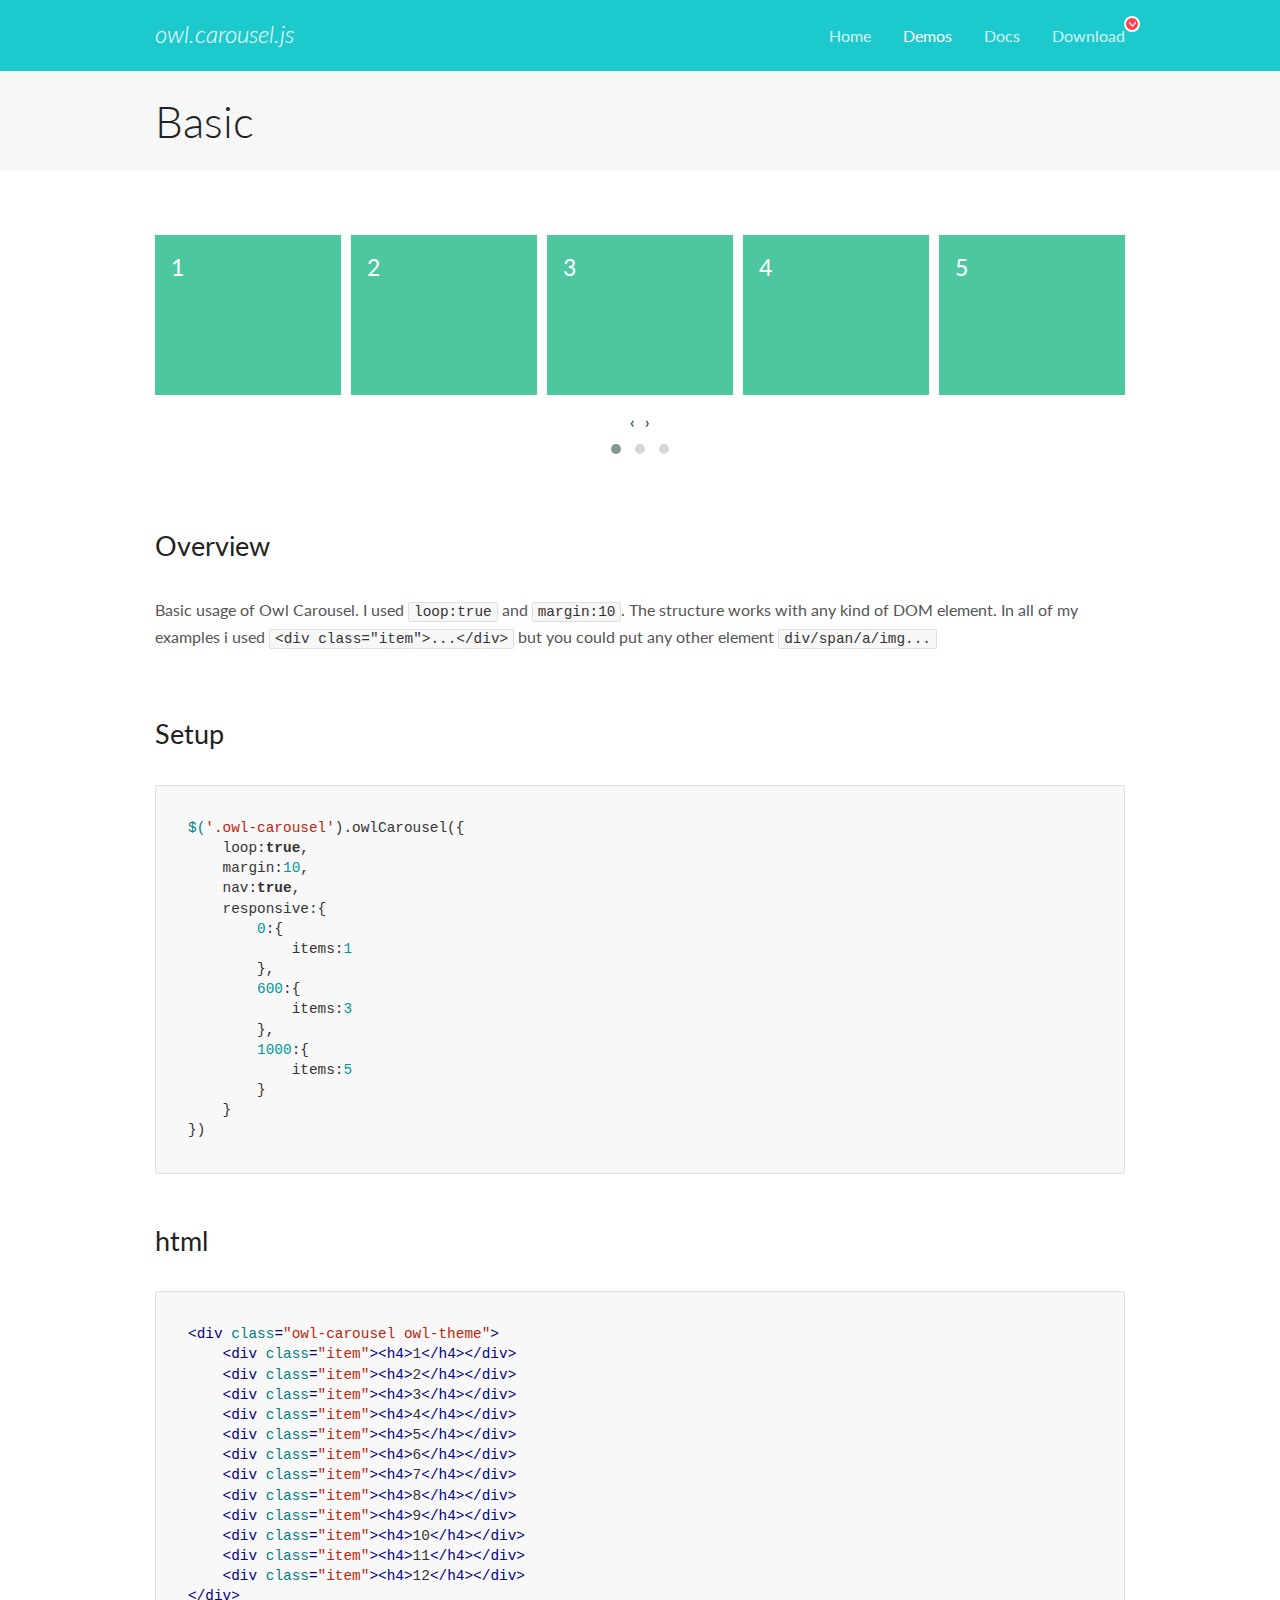
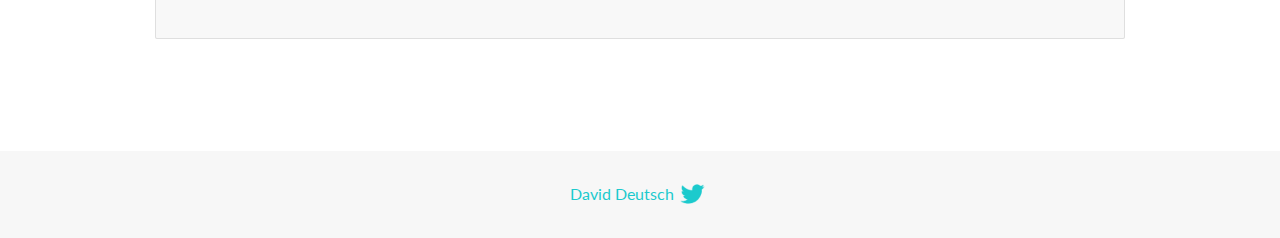
<file: assets/scripts/OwlCarousel2-2.3.4/docs/demos/basic.html>
<!DOCTYPE html>
<html lang="en">
  <head>

    <!-- head -->
    <meta charset="utf-8">
    <meta name="msapplication-tap-highlight" content="no" />
    <meta name="viewport" content="width=device-width, initial-scale=1.0" />
    <meta name="description" content="Basic usage demo">
    <meta name="author" content="David Deutsch">
    <title>
      Basic Demo | Owl Carousel | 2.3.4
    </title>

    <!-- Stylesheets -->
    <link href='https://fonts.googleapis.com/css?family=Lato:300,400,700,400italic,300italic' rel='stylesheet' type='text/css'>
    <link rel="stylesheet" href="../assets/css/docs.theme.min.css">

    <!-- Owl Stylesheets -->
    <link rel="stylesheet" href="../assets/owlcarousel/assets/owl.carousel.min.css">
    <link rel="stylesheet" href="../assets/owlcarousel/assets/owl.theme.default.min.css">

    <!-- HTML5 shim and Respond.js IE8 support of HTML5 elements and media queries -->

    <!--[if lt IE 9]>
      <script src="https://oss.maxcdn.com/libs/html5shiv/3.7.0/html5shiv.js"></script>
      <script src="https://oss.maxcdn.com/libs/respond.js/1.3.0/respond.min.js"></script>
    <![endif]-->

    <!-- Favicons -->
    <link rel="apple-touch-icon-precomposed" sizes="144x144" href="../assets/ico/apple-touch-icon-144-precomposed.png">
    <link rel="shortcut icon" href="../assets/ico/favicon.png">
    <link rel="shortcut icon" href="favicon.ico">

    <!-- Yeah i know js should not be in header. Its required for demos.-->

    <!-- javascript -->
    <script src="../assets/vendors/jquery.min.js"></script>
    <script src="../assets/owlcarousel/owl.carousel.js"></script>
  </head>
  <body>

    <!-- header -->
    <header class="header">
      <div class="row">
        <div class="large-12 columns">
          <div class="brand left">
            <h3>
              <a href="/OwlCarousel2/">owl.carousel.js</a> 
            </h3>
          </div>
          <a id="toggle-nav" class="right">
            <span></span> <span></span> <span></span> 
          </a> 
          <div class="nav-bar">
            <ul class="clearfix">
              <li> <a href="/OwlCarousel2/index.html">Home</a>  </li>
              <li class="active">
                <a href="/OwlCarousel2/demos/demos.html">Demos</a> 
              </li>
              <li> <a href="/OwlCarousel2/docs/started-welcome.html">Docs</a>  </li>
              <li>
                <a href="https://github.com/OwlCarousel2/OwlCarousel2/archive/2.3.4.zip">Download</a> 
                <span class="download"></span> 
              </li>
            </ul>
          </div>
        </div>
      </div>
    </header>

    <!-- title -->
    <section class="title">
      <div class="row">
        <div class="large-12 columns">
          <h1>Basic</h1>
        </div>
      </div>
    </section>

    <!--  Demos -->
    <section id="demos">
      <div class="row">
        <div class="large-12 columns">
          <div class="owl-carousel owl-theme">
            <div class="item">
              <h4>1</h4>
            </div>
            <div class="item">
              <h4>2</h4>
            </div>
            <div class="item">
              <h4>3</h4>
            </div>
            <div class="item">
              <h4>4</h4>
            </div>
            <div class="item">
              <h4>5</h4>
            </div>
            <div class="item">
              <h4>6</h4>
            </div>
            <div class="item">
              <h4>7</h4>
            </div>
            <div class="item">
              <h4>8</h4>
            </div>
            <div class="item">
              <h4>9</h4>
            </div>
            <div class="item">
              <h4>10</h4>
            </div>
            <div class="item">
              <h4>11</h4>
            </div>
            <div class="item">
              <h4>12</h4>
            </div>
          </div>
          <h3 id="overview">Overview</h3>
          <p>Basic usage of Owl Carousel. I used <code>loop:true</code> and <code>margin:10</code>. The structure works with any kind of DOM element. In all of my examples i used <code>&lt;div class=&quot;item&quot;&gt;...&lt;/div&gt;</code> but you could
            put any other element <code>div/span/a/img...</code></p>
          <h3 id="setup">Setup</h3>
          <pre><code>$(&#39;.owl-carousel&#39;).owlCarousel({
    loop:true,
    margin:10,
    nav:true,
    responsive:{
        0:{
            items:1
        },
        600:{
            items:3
        },
        1000:{
            items:5
        }
    }
})</code></pre>
          <h3 id="html">html</h3>
          <pre><code>&lt;div class=&quot;owl-carousel owl-theme&quot;&gt;
    &lt;div class=&quot;item&quot;&gt;&lt;h4&gt;1&lt;/h4&gt;&lt;/div&gt;
    &lt;div class=&quot;item&quot;&gt;&lt;h4&gt;2&lt;/h4&gt;&lt;/div&gt;
    &lt;div class=&quot;item&quot;&gt;&lt;h4&gt;3&lt;/h4&gt;&lt;/div&gt;
    &lt;div class=&quot;item&quot;&gt;&lt;h4&gt;4&lt;/h4&gt;&lt;/div&gt;
    &lt;div class=&quot;item&quot;&gt;&lt;h4&gt;5&lt;/h4&gt;&lt;/div&gt;
    &lt;div class=&quot;item&quot;&gt;&lt;h4&gt;6&lt;/h4&gt;&lt;/div&gt;
    &lt;div class=&quot;item&quot;&gt;&lt;h4&gt;7&lt;/h4&gt;&lt;/div&gt;
    &lt;div class=&quot;item&quot;&gt;&lt;h4&gt;8&lt;/h4&gt;&lt;/div&gt;
    &lt;div class=&quot;item&quot;&gt;&lt;h4&gt;9&lt;/h4&gt;&lt;/div&gt;
    &lt;div class=&quot;item&quot;&gt;&lt;h4&gt;10&lt;/h4&gt;&lt;/div&gt;
    &lt;div class=&quot;item&quot;&gt;&lt;h4&gt;11&lt;/h4&gt;&lt;/div&gt;
    &lt;div class=&quot;item&quot;&gt;&lt;h4&gt;12&lt;/h4&gt;&lt;/div&gt;
&lt;/div&gt;</code></pre>
          <script>
            $(document).ready(function() {
              var owl = $('.owl-carousel');
              owl.owlCarousel({
                margin: 10,
                nav: true,
                loop: true,
                responsive: {
                  0: {
                    items: 1
                  },
                  600: {
                    items: 3
                  },
                  1000: {
                    items: 5
                  }
                }
              })
            })
          </script>
        </div>
      </div>
    </section>

    <!-- footer -->
    <footer class="footer">
      <div class="row">
        <div class="large-12 columns">
          <h5>
            <a href="/OwlCarousel2/docs/support-contact.html">David Deutsch</a> 
            <a id="custom-tweet-button" href="https://twitter.com/share?url=https://github.com/OwlCarousel2/OwlCarousel2&text=Owl Carousel - This is so awesome! " target="_blank"></a> 
          </h5>
        </div>
      </div>
    </footer>

    <!-- vendors -->
    <script src="../assets/vendors/highlight.js"></script>
    <script src="../assets/js/app.js"></script>
  </body>
</html>
</file>
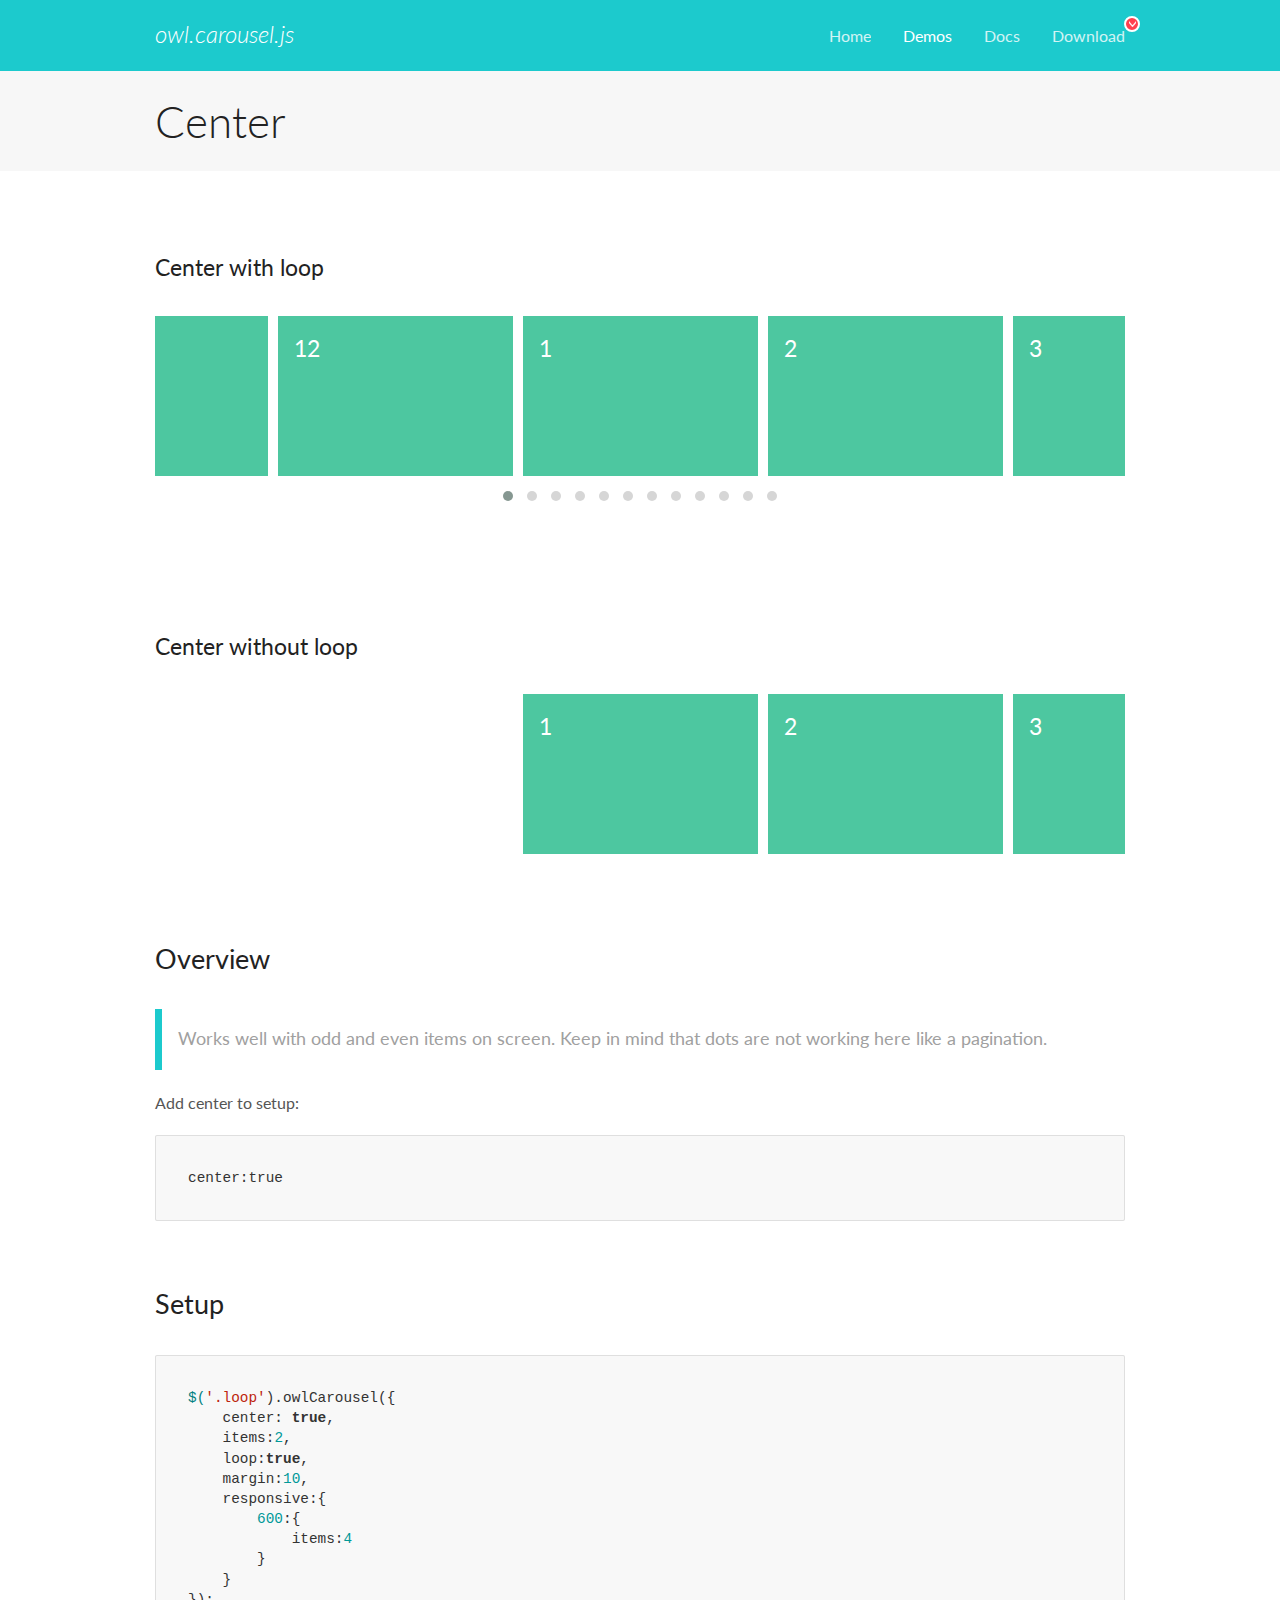
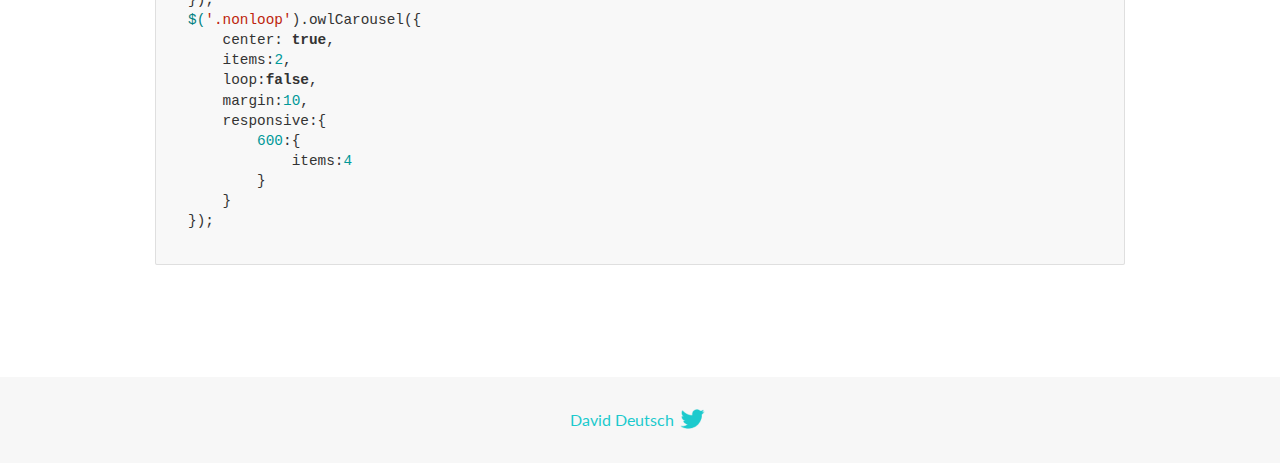
<file: assets/scripts/OwlCarousel2-2.3.4/docs/demos/center.html>
<!DOCTYPE html>
<html lang="en">
  <head>

    <!-- head -->
    <meta charset="utf-8">
    <meta name="msapplication-tap-highlight" content="no" />
    <meta name="viewport" content="width=device-width, initial-scale=1.0" />
    <meta name="description" content="Center carousel">
    <meta name="author" content="David Deutsch">
    <title>
      Center Demo | Owl Carousel | 2.3.4
    </title>

    <!-- Stylesheets -->
    <link href='https://fonts.googleapis.com/css?family=Lato:300,400,700,400italic,300italic' rel='stylesheet' type='text/css'>
    <link rel="stylesheet" href="../assets/css/docs.theme.min.css">

    <!-- Owl Stylesheets -->
    <link rel="stylesheet" href="../assets/owlcarousel/assets/owl.carousel.min.css">
    <link rel="stylesheet" href="../assets/owlcarousel/assets/owl.theme.default.min.css">

    <!-- HTML5 shim and Respond.js IE8 support of HTML5 elements and media queries -->

    <!--[if lt IE 9]>
      <script src="https://oss.maxcdn.com/libs/html5shiv/3.7.0/html5shiv.js"></script>
      <script src="https://oss.maxcdn.com/libs/respond.js/1.3.0/respond.min.js"></script>
    <![endif]-->

    <!-- Favicons -->
    <link rel="apple-touch-icon-precomposed" sizes="144x144" href="../assets/ico/apple-touch-icon-144-precomposed.png">
    <link rel="shortcut icon" href="../assets/ico/favicon.png">
    <link rel="shortcut icon" href="favicon.ico">

    <!-- Yeah i know js should not be in header. Its required for demos.-->

    <!-- javascript -->
    <script src="../assets/vendors/jquery.min.js"></script>
    <script src="../assets/owlcarousel/owl.carousel.js"></script>
  </head>
  <body>

    <!-- header -->
    <header class="header">
      <div class="row">
        <div class="large-12 columns">
          <div class="brand left">
            <h3>
              <a href="/OwlCarousel2/">owl.carousel.js</a> 
            </h3>
          </div>
          <a id="toggle-nav" class="right">
            <span></span> <span></span> <span></span> 
          </a> 
          <div class="nav-bar">
            <ul class="clearfix">
              <li> <a href="/OwlCarousel2/index.html">Home</a>  </li>
              <li class="active">
                <a href="/OwlCarousel2/demos/demos.html">Demos</a> 
              </li>
              <li> <a href="/OwlCarousel2/docs/started-welcome.html">Docs</a>  </li>
              <li>
                <a href="https://github.com/OwlCarousel2/OwlCarousel2/archive/2.3.4.zip">Download</a> 
                <span class="download"></span> 
              </li>
            </ul>
          </div>
        </div>
      </div>
    </header>

    <!-- title -->
    <section class="title">
      <div class="row">
        <div class="large-12 columns">
          <h1>Center</h1>
        </div>
      </div>
    </section>

    <!--  Demos -->
    <section id="demos">
      <div class="row">
        <div class="large-12 columns">
          <h4 id="center-with-loop">Center with loop</h4>
          <div class="loop owl-carousel owl-theme">
            <div class="item">
              <h4>1</h4>
            </div>
            <div class="item">
              <h4>2</h4>
            </div>
            <div class="item">
              <h4>3</h4>
            </div>
            <div class="item">
              <h4>4</h4>
            </div>
            <div class="item">
              <h4>5</h4>
            </div>
            <div class="item">
              <h4>6</h4>
            </div>
            <div class="item">
              <h4>7</h4>
            </div>
            <div class="item">
              <h4>8</h4>
            </div>
            <div class="item">
              <h4>9</h4>
            </div>
            <div class="item">
              <h4>10</h4>
            </div>
            <div class="item">
              <h4>11</h4>
            </div>
            <div class="item">
              <h4>12</h4>
            </div>
          </div>
          <br>
          <h4 id="center-without-loop">Center without loop</h4>
          <div class="nonloop owl-carousel">
            <div class="item">
              <h4>1</h4>
            </div>
            <div class="item">
              <h4>2</h4>
            </div>
            <div class="item">
              <h4>3</h4>
            </div>
            <div class="item">
              <h4>4</h4>
            </div>
            <div class="item">
              <h4>5</h4>
            </div>
            <div class="item">
              <h4>6</h4>
            </div>
            <div class="item">
              <h4>7</h4>
            </div>
            <div class="item">
              <h4>8</h4>
            </div>
            <div class="item">
              <h4>9</h4>
            </div>
            <div class="item">
              <h4>10</h4>
            </div>
            <div class="item">
              <h4>11</h4>
            </div>
            <div class="item">
              <h4>12</h4>
            </div>
          </div>
          <h3 id="overview">Overview</h3>
          <blockquote>
            <p>Works well with odd and even items on screen. Keep in mind that dots are not working here like a pagination.</p>
          </blockquote>
          <p>Add center to setup:</p>
          <pre><code>center:true</code></pre>
          <h3 id="setup">Setup</h3>
          <pre><code>$(&#39;.loop&#39;).owlCarousel({
    center: true,
    items:2,
    loop:true,
    margin:10,
    responsive:{
        600:{
            items:4
        }
    }
});
$(&#39;.nonloop&#39;).owlCarousel({
    center: true,
    items:2,
    loop:false,
    margin:10,
    responsive:{
        600:{
            items:4
        }
    }
});</code></pre>
          <script>
            jQuery(document).ready(function($) {
              $('.loop').owlCarousel({
                center: true,
                items: 2,
                loop: true,
                margin: 10,
                responsive: {
                  600: {
                    items: 4
                  }
                }
              });
              $('.nonloop').owlCarousel({
                center: true,
                items: 2,
                loop: false,
                margin: 10,
                responsive: {
                  600: {
                    items: 4
                  }
                }
              });
            });
          </script>
        </div>
      </div>
    </section>

    <!-- footer -->
    <footer class="footer">
      <div class="row">
        <div class="large-12 columns">
          <h5>
            <a href="/OwlCarousel2/docs/support-contact.html">David Deutsch</a> 
            <a id="custom-tweet-button" href="https://twitter.com/share?url=https://github.com/OwlCarousel2/OwlCarousel2&text=Owl Carousel - This is so awesome! " target="_blank"></a> 
          </h5>
        </div>
      </div>
    </footer>

    <!-- vendors -->
    <script src="../assets/vendors/highlight.js"></script>
    <script src="../assets/js/app.js"></script>
  </body>
</html>
</file>
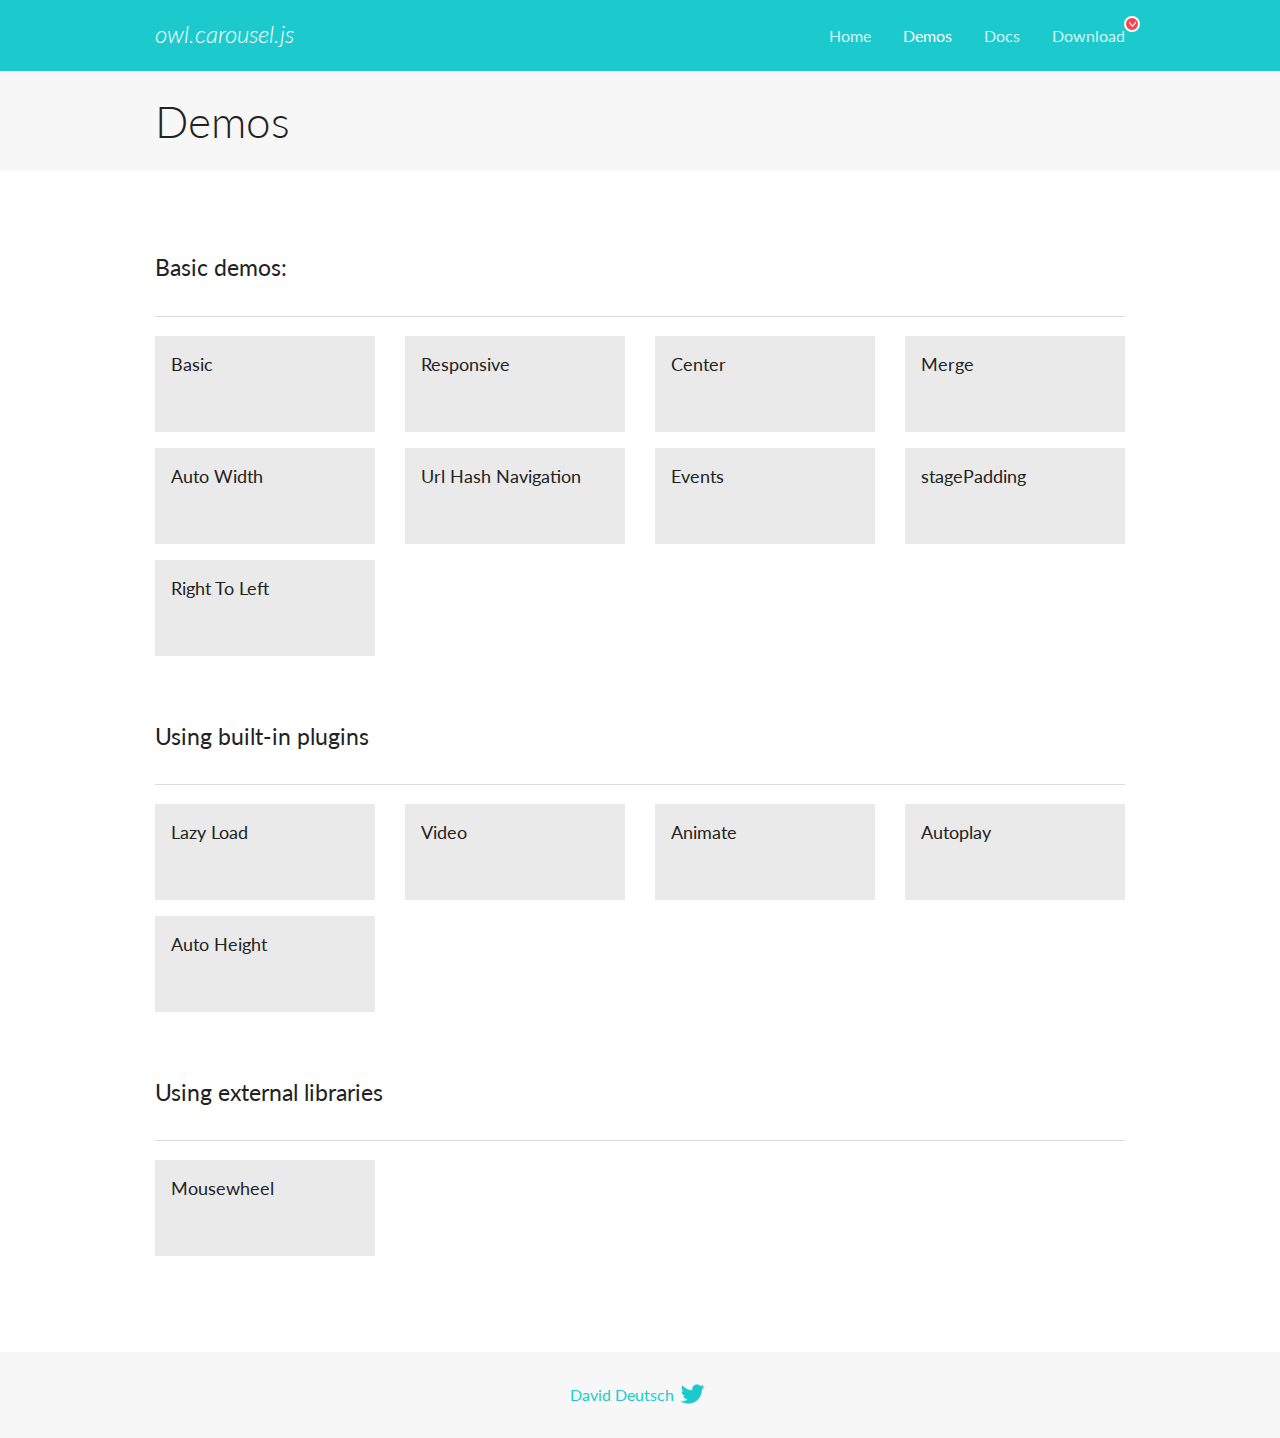
<file: assets/scripts/OwlCarousel2-2.3.4/docs/demos/demos.html>
<!DOCTYPE html>
<html lang="en">
  <head>

    <!-- head -->
    <meta charset="utf-8">
    <meta name="msapplication-tap-highlight" content="no" />
    <meta name="viewport" content="width=device-width, initial-scale=1.0" />
    <meta name="description" content="A list of Owl Carousel examples.">
    <meta name="author" content="David Deutsch">
    <title>
      Demos | Owl Carousel | 2.3.4
    </title>

    <!-- Stylesheets -->
    <link href='https://fonts.googleapis.com/css?family=Lato:300,400,700,400italic,300italic' rel='stylesheet' type='text/css'>
    <link rel="stylesheet" href="../assets/css/docs.theme.min.css">

    <!-- Owl Stylesheets -->
    <link rel="stylesheet" href="../assets/owlcarousel/assets/owl.carousel.min.css">
    <link rel="stylesheet" href="../assets/owlcarousel/assets/owl.theme.default.min.css">

    <!-- HTML5 shim and Respond.js IE8 support of HTML5 elements and media queries -->

    <!--[if lt IE 9]>
      <script src="https://oss.maxcdn.com/libs/html5shiv/3.7.0/html5shiv.js"></script>
      <script src="https://oss.maxcdn.com/libs/respond.js/1.3.0/respond.min.js"></script>
    <![endif]-->

    <!-- Favicons -->
    <link rel="apple-touch-icon-precomposed" sizes="144x144" href="../assets/ico/apple-touch-icon-144-precomposed.png">
    <link rel="shortcut icon" href="../assets/ico/favicon.png">
    <link rel="shortcut icon" href="favicon.ico">

    <!-- Yeah i know js should not be in header. Its required for demos.-->

    <!-- javascript -->
    <script src="../assets/vendors/jquery.min.js"></script>
    <script src="../assets/owlcarousel/owl.carousel.js"></script>
  </head>
  <body>

    <!-- header -->
    <header class="header">
      <div class="row">
        <div class="large-12 columns">
          <div class="brand left">
            <h3>
              <a href="/OwlCarousel2/">owl.carousel.js</a> 
            </h3>
          </div>
          <a id="toggle-nav" class="right">
            <span></span> <span></span> <span></span> 
          </a> 
          <div class="nav-bar">
            <ul class="clearfix">
              <li> <a href="/OwlCarousel2/index.html">Home</a>  </li>
              <li class="active">
                <a href="/OwlCarousel2/demos/demos.html">Demos</a> 
              </li>
              <li> <a href="/OwlCarousel2/docs/started-welcome.html">Docs</a>  </li>
              <li>
                <a href="https://github.com/OwlCarousel2/OwlCarousel2/archive/2.3.4.zip">Download</a> 
                <span class="download"></span> 
              </li>
            </ul>
          </div>
        </div>
      </div>
    </header>

    <!-- title -->
    <section class="title">
      <div class="row">
        <div class="large-12 columns">
          <h1>Demos</h1>
        </div>
      </div>
    </section>

    <!--  Demos -->
    <section id="demos">
      <div class="row">
        <div class="large-12 columns">
          <h4 id="basic-demos-">Basic demos:</h4>
          <hr>
          <div class="demo-list">
            <div class="row">
              <div class="small-6 medium-4 large-3 columns">
                <a href="basic.html" class="demo-block">
                  <h5>Basic </h5>
                </a> 
              </div>
              <div class="small-6 medium-4 large-3 columns">
                <a href="responsive.html" class="demo-block">
                  <h5>Responsive </h5>
                </a> 
              </div>
              <div class="small-6 medium-4 large-3 columns">
                <a href="center.html" class="demo-block">
                  <h5>Center </h5>
                </a> 
              </div>
              <div class="small-6 medium-4 large-3 columns">
                <a href="merge.html" class="demo-block">
                  <h5>Merge </h5>
                </a> 
              </div>
              <div class="small-6 medium-4 large-3 columns">
                <a href="autowidth.html" class="demo-block">
                  <h5>Auto Width </h5>
                </a> 
              </div>
              <div class="small-6 medium-4 large-3 columns">
                <a href="urlhashnav.html" class="demo-block">
                  <h5>Url Hash Navigation </h5>
                </a> 
              </div>
              <div class="small-6 medium-4 large-3 columns">
                <a href="events.html" class="demo-block">
                  <h5>Events </h5>
                </a> 
              </div>
              <div class="small-6 medium-4 large-3 columns">
                <a href="stagepadding.html" class="demo-block">
                  <h5>stagePadding </h5>
                </a> 
              </div>
              <div class="small-6 medium-4 large-3 columns">
                <a href="rtl.html" class="demo-block">
                  <h5>Right To Left </h5>
                </a> 
              </div>
            </div>
          </div>
          <h4 id="using-built-in-plugins">Using built-in plugins</h4>
          <hr>
          <div class="demo-list">
            <div class="row">
              <div class="small-6 medium-4 large-3 columns">
                <a href="lazyLoad.html" class="demo-block">
                  <h5>Lazy Load </h5>
                </a> 
              </div>
              <div class="small-6 medium-4 large-3 columns">
                <a href="video.html" class="demo-block">
                  <h5>Video </h5>
                </a> 
              </div>
              <div class="small-6 medium-4 large-3 columns">
                <a href="animate.html" class="demo-block">
                  <h5>Animate </h5>
                </a> 
              </div>
              <div class="small-6 medium-4 large-3 columns">
                <a href="autoplay.html" class="demo-block">
                  <h5>Autoplay </h5>
                </a> 
              </div>
              <div class="small-6 medium-4 large-3 columns">
                <a href="autoheight.html" class="demo-block">
                  <h5>Auto Height </h5>
                </a> 
              </div>
            </div>
          </div>
          <h4 id="using-external-libraries">Using external libraries</h4>
          <hr>
          <div class="demo-list">
            <div class="row">
              <div class="small-6 medium-4 large-3 columns">
                <a href="mousewheel.html" class="demo-block">
                  <h5>Mousewheel </h5>
                </a> 
              </div>
            </div>
          </div>
        </div>
      </div>
    </section>

    <!-- footer -->
    <footer class="footer">
      <div class="row">
        <div class="large-12 columns">
          <h5>
            <a href="/OwlCarousel2/docs/support-contact.html">David Deutsch</a> 
            <a id="custom-tweet-button" href="https://twitter.com/share?url=https://github.com/OwlCarousel2/OwlCarousel2&text=Owl Carousel - This is so awesome! " target="_blank"></a> 
          </h5>
        </div>
      </div>
    </footer>

    <!-- vendors -->
    <script src="../assets/vendors/highlight.js"></script>
    <script src="../assets/js/app.js"></script>
  </body>
</html>
</file>
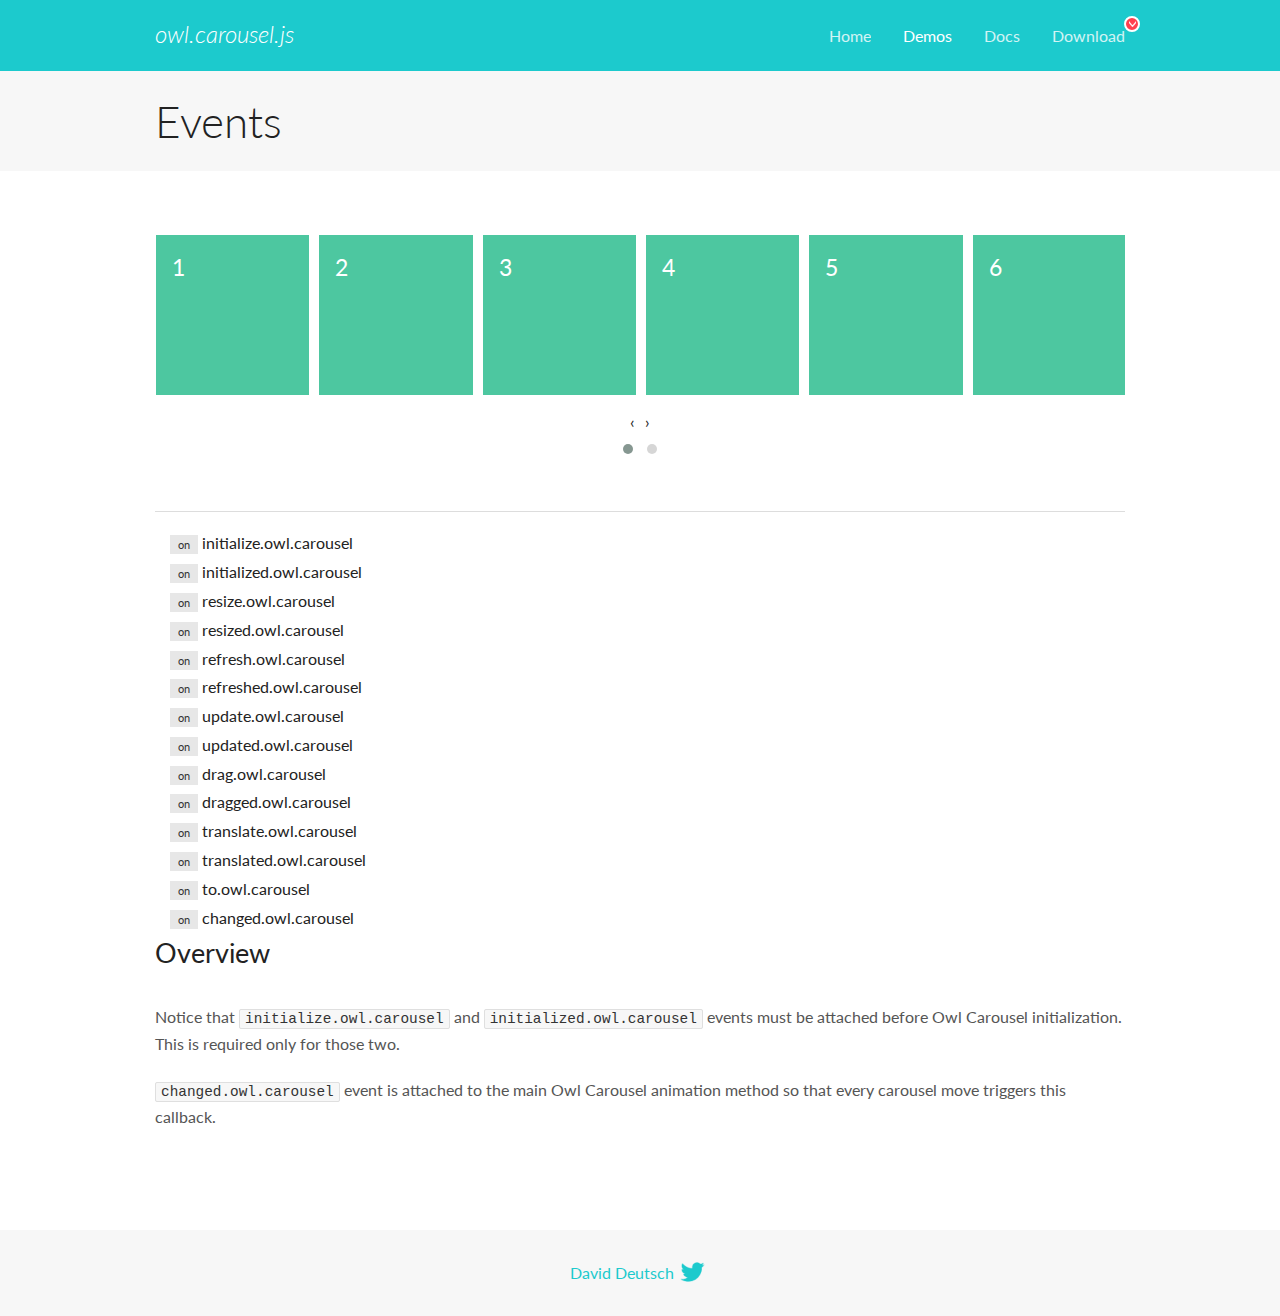
<file: assets/scripts/OwlCarousel2-2.3.4/docs/demos/events.html>
<!DOCTYPE html>
<html lang="en">
  <head>

    <!-- head -->
    <meta charset="utf-8">
    <meta name="msapplication-tap-highlight" content="no" />
    <meta name="viewport" content="width=device-width, initial-scale=1.0" />
    <meta name="description" content="Events usage demo">
    <meta name="author" content="David Deutsch">
    <title>
      Events Demo | Owl Carousel | 2.3.4
    </title>

    <!-- Stylesheets -->
    <link href='https://fonts.googleapis.com/css?family=Lato:300,400,700,400italic,300italic' rel='stylesheet' type='text/css'>
    <link rel="stylesheet" href="../assets/css/docs.theme.min.css">

    <!-- Owl Stylesheets -->
    <link rel="stylesheet" href="../assets/owlcarousel/assets/owl.carousel.min.css">
    <link rel="stylesheet" href="../assets/owlcarousel/assets/owl.theme.default.min.css">

    <!-- HTML5 shim and Respond.js IE8 support of HTML5 elements and media queries -->

    <!--[if lt IE 9]>
      <script src="https://oss.maxcdn.com/libs/html5shiv/3.7.0/html5shiv.js"></script>
      <script src="https://oss.maxcdn.com/libs/respond.js/1.3.0/respond.min.js"></script>
    <![endif]-->

    <!-- Favicons -->
    <link rel="apple-touch-icon-precomposed" sizes="144x144" href="../assets/ico/apple-touch-icon-144-precomposed.png">
    <link rel="shortcut icon" href="../assets/ico/favicon.png">
    <link rel="shortcut icon" href="favicon.ico">

    <!-- Yeah i know js should not be in header. Its required for demos.-->

    <!-- javascript -->
    <script src="../assets/vendors/jquery.min.js"></script>
    <script src="../assets/owlcarousel/owl.carousel.js"></script>
  </head>
  <body>

    <!-- header -->
    <header class="header">
      <div class="row">
        <div class="large-12 columns">
          <div class="brand left">
            <h3>
              <a href="/OwlCarousel2/">owl.carousel.js</a> 
            </h3>
          </div>
          <a id="toggle-nav" class="right">
            <span></span> <span></span> <span></span> 
          </a> 
          <div class="nav-bar">
            <ul class="clearfix">
              <li> <a href="/OwlCarousel2/index.html">Home</a>  </li>
              <li class="active">
                <a href="/OwlCarousel2/demos/demos.html">Demos</a> 
              </li>
              <li> <a href="/OwlCarousel2/docs/started-welcome.html">Docs</a>  </li>
              <li>
                <a href="https://github.com/OwlCarousel2/OwlCarousel2/archive/2.3.4.zip">Download</a> 
                <span class="download"></span> 
              </li>
            </ul>
          </div>
        </div>
      </div>
    </header>

    <!-- title -->
    <section class="title">
      <div class="row">
        <div class="large-12 columns">
          <h1>Events</h1>
        </div>
      </div>
    </section>

    <!--  Demos -->
    <section id="demos">
      <div class="row">
        <div class="large-12 columns">
          <div class="owl-carousel owl-theme">
            <div class="item">
              <h4>1</h4>
            </div>
            <div class="item">
              <h4>2</h4>
            </div>
            <div class="item">
              <h4>3</h4>
            </div>
            <div class="item">
              <h4>4</h4>
            </div>
            <div class="item">
              <h4>5</h4>
            </div>
            <div class="item">
              <h4>6</h4>
            </div>
            <div class="item">
              <h4>7</h4>
            </div>
            <div class="item">
              <h4>8</h4>
            </div>
            <div class="item">
              <h4>9</h4>
            </div>
            <div class="item">
              <h4>10</h4>
            </div>
            <div class="item">
              <h4>11</h4>
            </div>
            <div class="item">
              <h4>12</h4>
            </div>
          </div>
          <hr>
          <div class="large-12 columns callbacks">
            <div><span class="label secondary initialize">on</span>  initialize.owl.carousel </div>
            <div><span class="label secondary initialized">on</span>  initialized.owl.carousel </div>
            <div><span class="label secondary resize">on</span>  resize.owl.carousel </div>
            <div><span class="label secondary resized">on</span>  resized.owl.carousel </div>
            <div><span class="label secondary refresh">on</span>  refresh.owl.carousel </div>
            <div><span class="label secondary refreshed">on</span>  refreshed.owl.carousel </div>
            <div><span class="label secondary update">on</span>  update.owl.carousel </div>
            <div><span class="label secondary updated">on</span>  updated.owl.carousel </div>
            <div><span class="label secondary drag">on</span>  drag.owl.carousel </div>
            <div><span class="label secondary dragged">on</span>  dragged.owl.carousel </div>
            <div><span class="label secondary translate">on</span>  translate.owl.carousel </div>
            <div><span class="label secondary translated">on</span>  translated.owl.carousel </div>
            <div><span class="label secondary to">on</span>  to.owl.carousel </div>
            <div><span class="label secondary changed">on</span>  changed.owl.carousel </div>
          </div>
          <h3 id="overview">Overview</h3>
          <p>Notice that <code>initialize.owl.carousel</code> and <code>initialized.owl.carousel</code> events must be attached before Owl Carousel initialization. This is required only for those two.</p>
          <p><code>changed.owl.carousel</code> event is attached to the main Owl Carousel animation method so that every carousel move triggers this callback.</p>
          <script>
            jQuery(document).ready(function($) {
              var owl = $('.owl-carousel');
              owl.on('initialize.owl.carousel initialized.owl.carousel ' +
                'initialize.owl.carousel initialize.owl.carousel ' +
                'resize.owl.carousel resized.owl.carousel ' +
                'refresh.owl.carousel refreshed.owl.carousel ' +
                'update.owl.carousel updated.owl.carousel ' +
                'drag.owl.carousel dragged.owl.carousel ' +
                'translate.owl.carousel translated.owl.carousel ' +
                'to.owl.carousel changed.owl.carousel',
                function(e) {
                  $('.' + e.type)
                    .removeClass('secondary')
                    .addClass('success');
                  window.setTimeout(function() {
                    $('.' + e.type)
                      .removeClass('success')
                      .addClass('secondary');
                  }, 500);
                });
              owl.owlCarousel({
                loop: true,
                nav: true,
                lazyLoad: true,
                margin: 10,
                video: true,
                responsive: {
                  0: {
                    items: 1
                  },
                  600: {
                    items: 3
                  },
                  960: {
                    items: 5,
                  },
                  1200: {
                    items: 6
                  }
                }
              });
            });
          </script>
        </div>
      </div>
    </section>

    <!-- footer -->
    <footer class="footer">
      <div class="row">
        <div class="large-12 columns">
          <h5>
            <a href="/OwlCarousel2/docs/support-contact.html">David Deutsch</a> 
            <a id="custom-tweet-button" href="https://twitter.com/share?url=https://github.com/OwlCarousel2/OwlCarousel2&text=Owl Carousel - This is so awesome! " target="_blank"></a> 
          </h5>
        </div>
      </div>
    </footer>

    <!-- vendors -->
    <script src="../assets/vendors/highlight.js"></script>
    <script src="../assets/js/app.js"></script>
  </body>
</html>
</file>
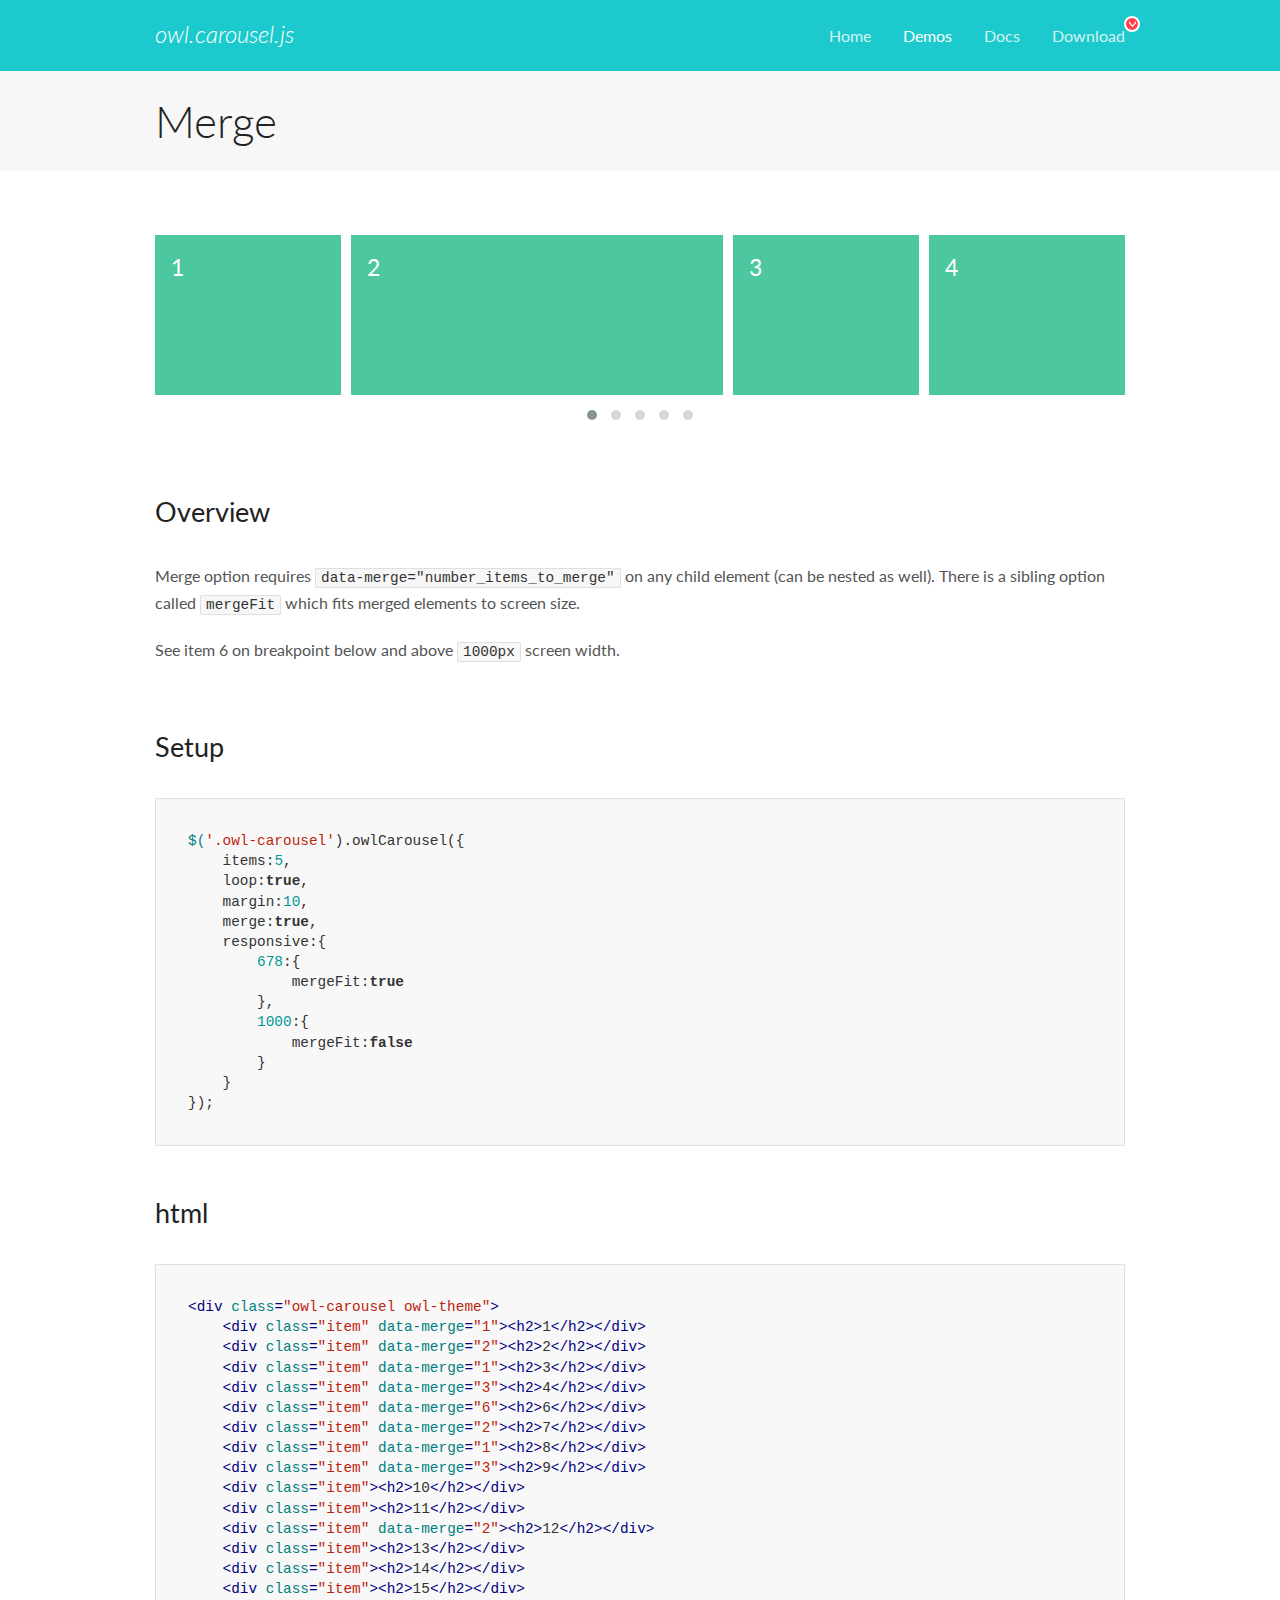
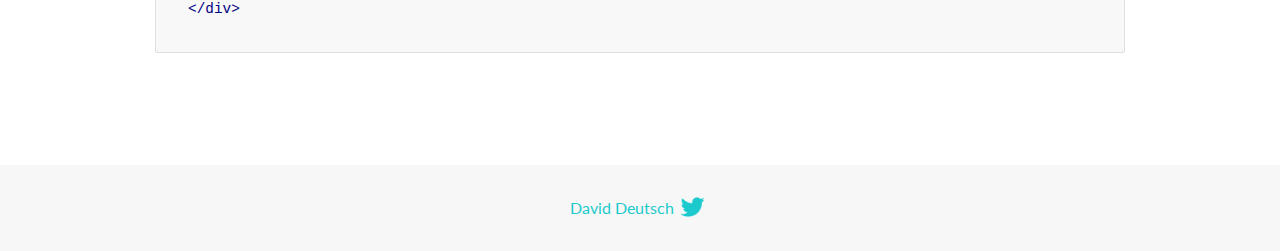
<file: assets/scripts/OwlCarousel2-2.3.4/docs/demos/merge.html>
<!DOCTYPE html>
<html lang="en">
  <head>

    <!-- head -->
    <meta charset="utf-8">
    <meta name="msapplication-tap-highlight" content="no" />
    <meta name="viewport" content="width=device-width, initial-scale=1.0" />
    <meta name="description" content="Merge Items">
    <meta name="author" content="David Deutsch">
    <title>
      Merge Demo | Owl Carousel | 2.3.4
    </title>

    <!-- Stylesheets -->
    <link href='https://fonts.googleapis.com/css?family=Lato:300,400,700,400italic,300italic' rel='stylesheet' type='text/css'>
    <link rel="stylesheet" href="../assets/css/docs.theme.min.css">

    <!-- Owl Stylesheets -->
    <link rel="stylesheet" href="../assets/owlcarousel/assets/owl.carousel.min.css">
    <link rel="stylesheet" href="../assets/owlcarousel/assets/owl.theme.default.min.css">

    <!-- HTML5 shim and Respond.js IE8 support of HTML5 elements and media queries -->

    <!--[if lt IE 9]>
      <script src="https://oss.maxcdn.com/libs/html5shiv/3.7.0/html5shiv.js"></script>
      <script src="https://oss.maxcdn.com/libs/respond.js/1.3.0/respond.min.js"></script>
    <![endif]-->

    <!-- Favicons -->
    <link rel="apple-touch-icon-precomposed" sizes="144x144" href="../assets/ico/apple-touch-icon-144-precomposed.png">
    <link rel="shortcut icon" href="../assets/ico/favicon.png">
    <link rel="shortcut icon" href="favicon.ico">

    <!-- Yeah i know js should not be in header. Its required for demos.-->

    <!-- javascript -->
    <script src="../assets/vendors/jquery.min.js"></script>
    <script src="../assets/owlcarousel/owl.carousel.js"></script>
  </head>
  <body>

    <!-- header -->
    <header class="header">
      <div class="row">
        <div class="large-12 columns">
          <div class="brand left">
            <h3>
              <a href="/OwlCarousel2/">owl.carousel.js</a> 
            </h3>
          </div>
          <a id="toggle-nav" class="right">
            <span></span> <span></span> <span></span> 
          </a> 
          <div class="nav-bar">
            <ul class="clearfix">
              <li> <a href="/OwlCarousel2/index.html">Home</a>  </li>
              <li class="active">
                <a href="/OwlCarousel2/demos/demos.html">Demos</a> 
              </li>
              <li> <a href="/OwlCarousel2/docs/started-welcome.html">Docs</a>  </li>
              <li>
                <a href="https://github.com/OwlCarousel2/OwlCarousel2/archive/2.3.4.zip">Download</a> 
                <span class="download"></span> 
              </li>
            </ul>
          </div>
        </div>
      </div>
    </header>

    <!-- title -->
    <section class="title">
      <div class="row">
        <div class="large-12 columns">
          <h1>Merge</h1>
        </div>
      </div>
    </section>

    <!--  Demos -->
    <section id="demos">
      <div class="row">
        <div class="large-12 columns">
          <div class="owl-carousel owl-theme">
            <div class="item" data-merge="1">
              <h4>1</h4>
            </div>
            <div class="item" data-merge="2">
              <h4>2</h4>
            </div>
            <div class="item" data-merge="1">
              <h4>3</h4>
            </div>
            <div class="item" data-merge="3">
              <h4>4</h4>
            </div>
            <div class="item" data-merge="6">
              <h4>6</h4>
            </div>
            <div class="item" data-merge="2">
              <h4>7</h4>
            </div>
            <div class="item" data-merge="1">
              <h4>8</h4>
            </div>
            <div class="item" data-merge="3">
              <h4>9</h4>
            </div>
            <div class="item">
              <h4>10</h4>
            </div>
            <div class="item">
              <h4>11</h4>
            </div>
            <div class="item" data-merge="2">
              <h4>12</h4>
            </div>
            <div class="item">
              <h4>13</h4>
            </div>
            <div class="item">
              <h4>14</h4>
            </div>
            <div class="item">
              <h4>15</h4>
            </div>
          </div>
          <h3 id="overview">Overview</h3>
          <p>Merge option requires <code>data-merge=&quot;number_items_to_merge&quot;</code> on any child element (can be nested as well). There is a sibling option called <code>mergeFit</code> which fits merged elements to screen size. </p>
          <p>See item 6 on breakpoint below and above <code>1000px</code> screen width.</p>
          <h3 id="setup">Setup</h3>
          <pre><code>$(&#39;.owl-carousel&#39;).owlCarousel({
    items:5,
    loop:true,
    margin:10,
    merge:true,
    responsive:{
        678:{
            mergeFit:true
        },
        1000:{
            mergeFit:false
        }
    }
});</code></pre>
          <h3 id="html">html</h3>
          <pre><code>&lt;div class=&quot;owl-carousel owl-theme&quot;&gt;
    &lt;div class=&quot;item&quot; data-merge=&quot;1&quot;&gt;&lt;h2&gt;1&lt;/h2&gt;&lt;/div&gt;
    &lt;div class=&quot;item&quot; data-merge=&quot;2&quot;&gt;&lt;h2&gt;2&lt;/h2&gt;&lt;/div&gt;
    &lt;div class=&quot;item&quot; data-merge=&quot;1&quot;&gt;&lt;h2&gt;3&lt;/h2&gt;&lt;/div&gt;
    &lt;div class=&quot;item&quot; data-merge=&quot;3&quot;&gt;&lt;h2&gt;4&lt;/h2&gt;&lt;/div&gt;
    &lt;div class=&quot;item&quot; data-merge=&quot;6&quot;&gt;&lt;h2&gt;6&lt;/h2&gt;&lt;/div&gt;
    &lt;div class=&quot;item&quot; data-merge=&quot;2&quot;&gt;&lt;h2&gt;7&lt;/h2&gt;&lt;/div&gt;
    &lt;div class=&quot;item&quot; data-merge=&quot;1&quot;&gt;&lt;h2&gt;8&lt;/h2&gt;&lt;/div&gt;
    &lt;div class=&quot;item&quot; data-merge=&quot;3&quot;&gt;&lt;h2&gt;9&lt;/h2&gt;&lt;/div&gt;
    &lt;div class=&quot;item&quot;&gt;&lt;h2&gt;10&lt;/h2&gt;&lt;/div&gt;
    &lt;div class=&quot;item&quot;&gt;&lt;h2&gt;11&lt;/h2&gt;&lt;/div&gt;
    &lt;div class=&quot;item&quot; data-merge=&quot;2&quot;&gt;&lt;h2&gt;12&lt;/h2&gt;&lt;/div&gt;
    &lt;div class=&quot;item&quot;&gt;&lt;h2&gt;13&lt;/h2&gt;&lt;/div&gt;
    &lt;div class=&quot;item&quot;&gt;&lt;h2&gt;14&lt;/h2&gt;&lt;/div&gt;
    &lt;div class=&quot;item&quot;&gt;&lt;h2&gt;15&lt;/h2&gt;&lt;/div&gt;
&lt;/div&gt;</code></pre>
          <script>
            $(document).ready(function() {
              $('.owl-carousel').owlCarousel({
                items: 5,
                loop: true,
                margin: 10,
                merge: true,
                responsive: {
                  678: {
                    mergeFit: true
                  },
                  1000: {
                    mergeFit: false
                  }
                }
              });
            })
          </script>
        </div>
      </div>
    </section>

    <!-- footer -->
    <footer class="footer">
      <div class="row">
        <div class="large-12 columns">
          <h5>
            <a href="/OwlCarousel2/docs/support-contact.html">David Deutsch</a> 
            <a id="custom-tweet-button" href="https://twitter.com/share?url=https://github.com/OwlCarousel2/OwlCarousel2&text=Owl Carousel - This is so awesome! " target="_blank"></a> 
          </h5>
        </div>
      </div>
    </footer>

    <!-- vendors -->
    <script src="../assets/vendors/highlight.js"></script>
    <script src="../assets/js/app.js"></script>
  </body>
</html>
</file>
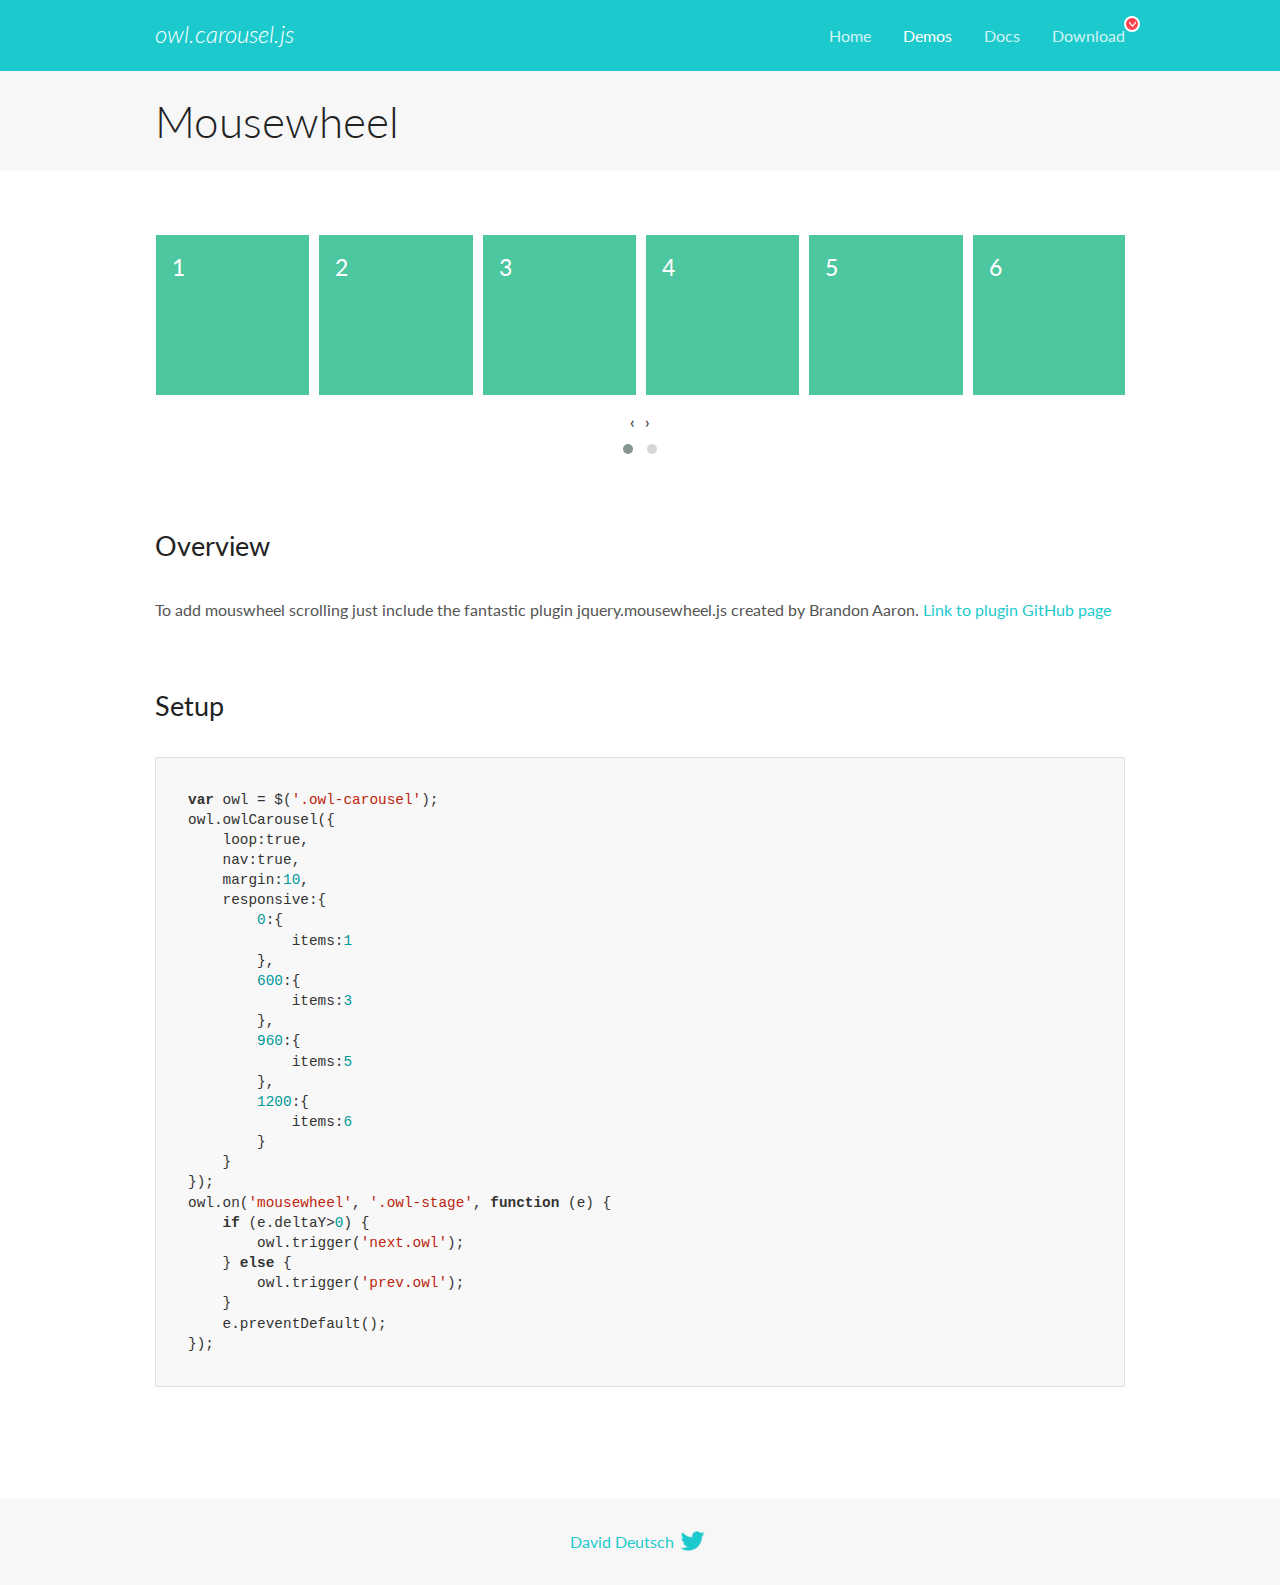
<file: assets/scripts/OwlCarousel2-2.3.4/docs/demos/mousewheel.html>
<!DOCTYPE html>
<html lang="en">
  <head>

    <!-- head -->
    <meta charset="utf-8">
    <meta name="msapplication-tap-highlight" content="no" />
    <meta name="viewport" content="width=device-width, initial-scale=1.0" />
    <meta name="description" content="Mousewheel usage demo">
    <meta name="author" content="David Deutsch">
    <title>
      Mousewheel Demo | Owl Carousel | 2.3.4
    </title>

    <!-- Stylesheets -->
    <link href='https://fonts.googleapis.com/css?family=Lato:300,400,700,400italic,300italic' rel='stylesheet' type='text/css'>
    <link rel="stylesheet" href="../assets/css/docs.theme.min.css">

    <!-- Owl Stylesheets -->
    <link rel="stylesheet" href="../assets/owlcarousel/assets/owl.carousel.min.css">
    <link rel="stylesheet" href="../assets/owlcarousel/assets/owl.theme.default.min.css">

    <!-- HTML5 shim and Respond.js IE8 support of HTML5 elements and media queries -->

    <!--[if lt IE 9]>
      <script src="https://oss.maxcdn.com/libs/html5shiv/3.7.0/html5shiv.js"></script>
      <script src="https://oss.maxcdn.com/libs/respond.js/1.3.0/respond.min.js"></script>
    <![endif]-->

    <!-- Favicons -->
    <link rel="apple-touch-icon-precomposed" sizes="144x144" href="../assets/ico/apple-touch-icon-144-precomposed.png">
    <link rel="shortcut icon" href="../assets/ico/favicon.png">
    <link rel="shortcut icon" href="favicon.ico">

    <!-- Yeah i know js should not be in header. Its required for demos.-->

    <!-- javascript -->
    <script src="../assets/vendors/jquery.min.js"></script>
    <script src="../assets/owlcarousel/owl.carousel.js"></script>
  </head>
  <body>

    <!-- header -->
    <header class="header">
      <div class="row">
        <div class="large-12 columns">
          <div class="brand left">
            <h3>
              <a href="/OwlCarousel2/">owl.carousel.js</a> 
            </h3>
          </div>
          <a id="toggle-nav" class="right">
            <span></span> <span></span> <span></span> 
          </a> 
          <div class="nav-bar">
            <ul class="clearfix">
              <li> <a href="/OwlCarousel2/index.html">Home</a>  </li>
              <li class="active">
                <a href="/OwlCarousel2/demos/demos.html">Demos</a> 
              </li>
              <li> <a href="/OwlCarousel2/docs/started-welcome.html">Docs</a>  </li>
              <li>
                <a href="https://github.com/OwlCarousel2/OwlCarousel2/archive/2.3.4.zip">Download</a> 
                <span class="download"></span> 
              </li>
            </ul>
          </div>
        </div>
      </div>
    </header>

    <!-- title -->
    <section class="title">
      <div class="row">
        <div class="large-12 columns">
          <h1>Mousewheel</h1>
        </div>
      </div>
    </section>

    <!--  Demos -->
    <section id="demos">
      <div class="row">
        <div class="large-12 columns">
          <div class="owl-carousel owl-theme">
            <div class="item">
              <h4>1</h4>
            </div>
            <div class="item">
              <h4>2</h4>
            </div>
            <div class="item">
              <h4>3</h4>
            </div>
            <div class="item">
              <h4>4</h4>
            </div>
            <div class="item">
              <h4>5</h4>
            </div>
            <div class="item">
              <h4>6</h4>
            </div>
            <div class="item">
              <h4>7</h4>
            </div>
            <div class="item">
              <h4>8</h4>
            </div>
            <div class="item">
              <h4>9</h4>
            </div>
            <div class="item">
              <h4>10</h4>
            </div>
            <div class="item">
              <h4>11</h4>
            </div>
            <div class="item">
              <h4>12</h4>
            </div>
          </div>
          <h3 id="overview">Overview</h3>
          <p>To add mouswheel scrolling just include the fantastic plugin jquery.mousewheel.js created by Brandon Aaron.
            <a href="https://github.com/brandonaaron/jquery-mousewheel">Link to plugin GitHub page</a> 
          </p>
          <h3 id="setup">Setup</h3>
          <pre><code>var owl = $(&#39;.owl-carousel&#39;);
owl.owlCarousel({
    loop:true,
    nav:true,
    margin:10,
    responsive:{
        0:{
            items:1
        },
        600:{
            items:3
        },            
        960:{
            items:5
        },
        1200:{
            items:6
        }
    }
});
owl.on(&#39;mousewheel&#39;, &#39;.owl-stage&#39;, function (e) {
    if (e.deltaY&gt;0) {
        owl.trigger(&#39;next.owl&#39;);
    } else {
        owl.trigger(&#39;prev.owl&#39;);
    }
    e.preventDefault();
});</code></pre>
          <script src="../assets/vendors/jquery.mousewheel.min.js"></script>
          <script>
            $(document).ready(function() {
              var owl = $('.owl-carousel');
              owl.owlCarousel({
                loop: true,
                nav: true,
                margin: 10,
                responsive: {
                  0: {
                    items: 1
                  },
                  600: {
                    items: 3
                  },
                  960: {
                    items: 5
                  },
                  1200: {
                    items: 6
                  }
                }
              });
              owl.on('mousewheel', '.owl-stage', function(e) {
                if (e.deltaY > 0) {
                  owl.trigger('next.owl');
                } else {
                  owl.trigger('prev.owl');
                }
                e.preventDefault();
              });
            })
          </script>
        </div>
      </div>
    </section>

    <!-- footer -->
    <footer class="footer">
      <div class="row">
        <div class="large-12 columns">
          <h5>
            <a href="/OwlCarousel2/docs/support-contact.html">David Deutsch</a> 
            <a id="custom-tweet-button" href="https://twitter.com/share?url=https://github.com/OwlCarousel2/OwlCarousel2&text=Owl Carousel - This is so awesome! " target="_blank"></a> 
          </h5>
        </div>
      </div>
    </footer>

    <!-- vendors -->
    <script src="../assets/vendors/highlight.js"></script>
    <script src="../assets/js/app.js"></script>
  </body>
</html>
</file>
